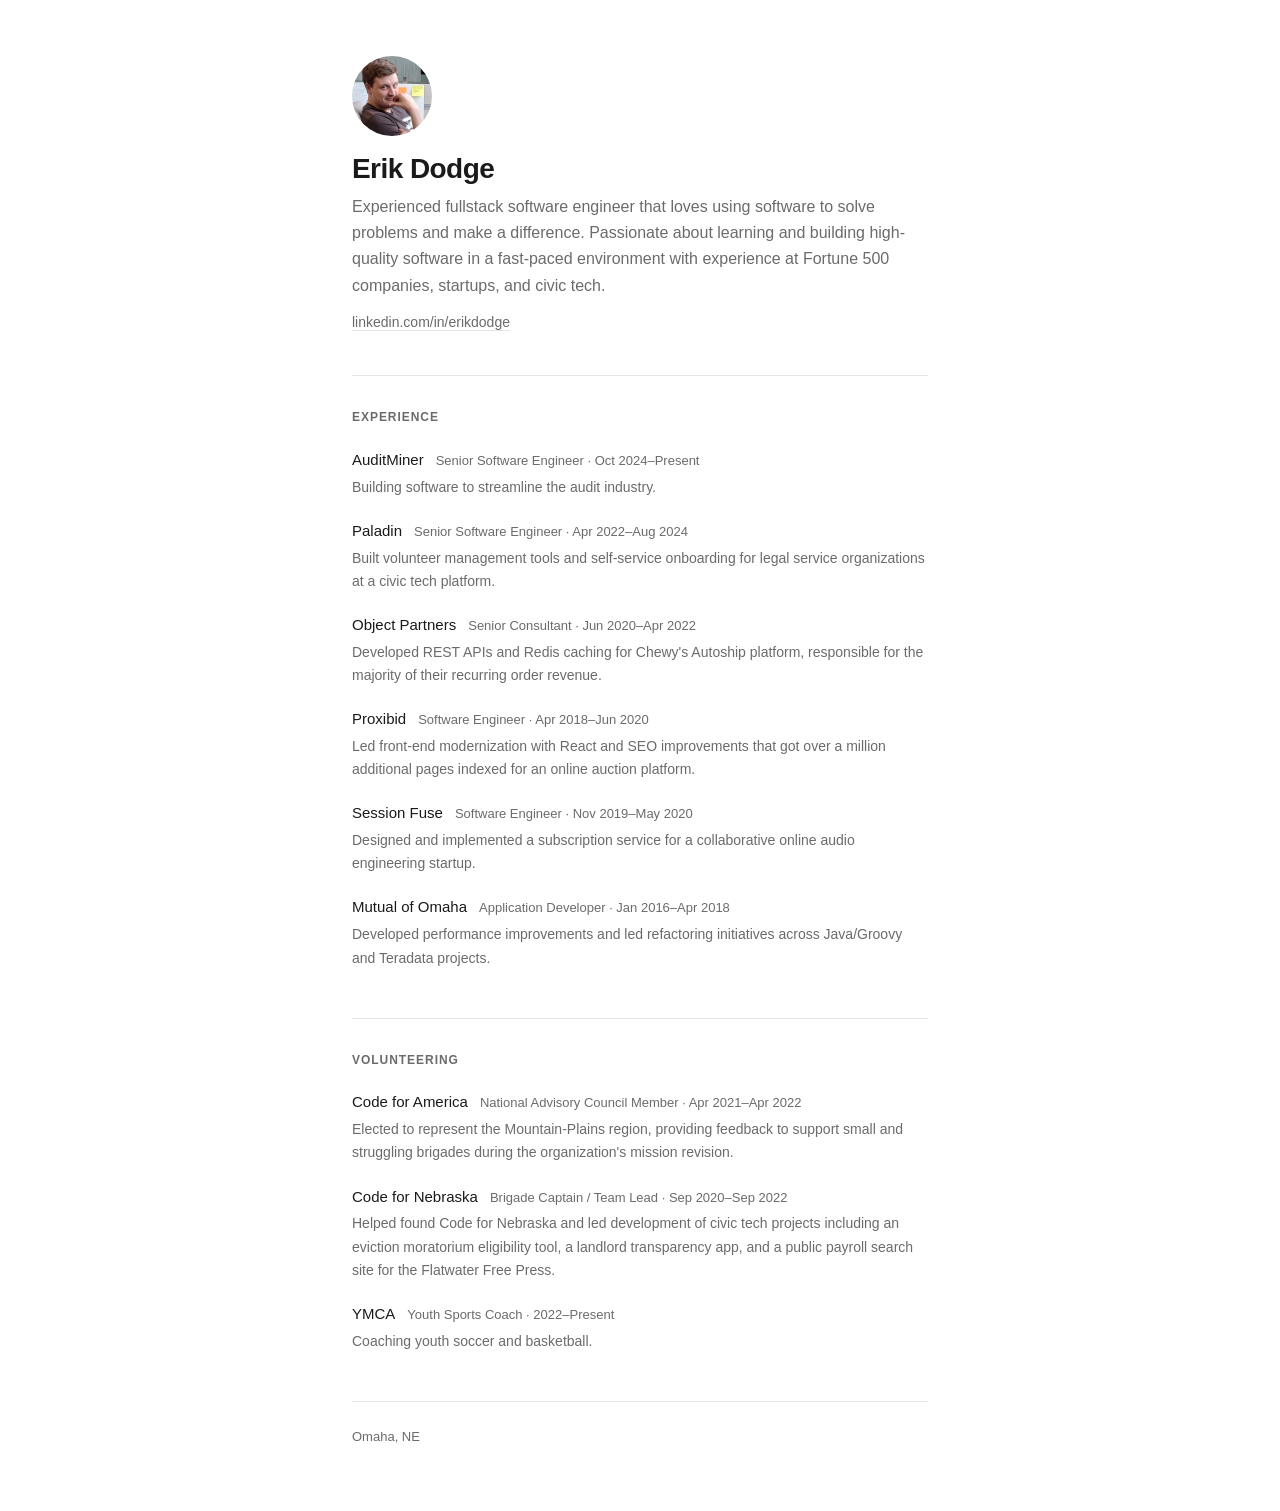
<file: index.html>
<!DOCTYPE html>
<html lang="en">
<head>
  <meta charset="UTF-8">
  <meta name="viewport" content="width=device-width, initial-scale=1">
  <title>Erik Dodge</title>
  <link rel="stylesheet" href="style.css">
</head>
<body>
  <main>
    <header>
      <img class="headshot" src="erik-headshot.jfif" alt="Erik Dodge">
      <h1>Erik Dodge</h1>
      <p class="tagline">Experienced fullstack software engineer that loves using software to solve problems and make a difference. Passionate about learning and building high-quality software in a fast-paced environment with experience at Fortune 500 companies, startups, and civic tech.</p>
      <a class="linkedin" href="https://linkedin.com/in/erikdodge">linkedin.com/in/erikdodge</a>
    </header>

    <section class="experience">
      <h2>Experience</h2>
      <ul class="experience-list">
        <li>
          <div class="exp-header">
            <span class="exp-company">AuditMiner</span>
            <span class="exp-meta">Senior Software Engineer · Oct 2024–Present</span>
          </div>
          <p class="exp-desc">Building software to streamline the audit industry.</p>
        </li>
        <li>
          <div class="exp-header">
            <span class="exp-company">Paladin</span>
            <span class="exp-meta">Senior Software Engineer · Apr 2022–Aug 2024</span>
          </div>
          <p class="exp-desc">Built volunteer management tools and self-service onboarding for legal service organizations at a civic tech platform.</p>
        </li>
        <li>
          <div class="exp-header">
            <span class="exp-company">Object Partners</span>
            <span class="exp-meta">Senior Consultant · Jun 2020–Apr 2022</span>
          </div>
          <p class="exp-desc">Developed REST APIs and Redis caching for Chewy's Autoship platform, responsible for the majority of their recurring order revenue.</p>
        </li>
        <li>
          <div class="exp-header">
            <span class="exp-company">Proxibid</span>
            <span class="exp-meta">Software Engineer · Apr 2018–Jun 2020</span>
          </div>
          <p class="exp-desc">Led front-end modernization with React and SEO improvements that got over a million additional pages indexed for an online auction platform.</p>
        </li>
        <li>
          <div class="exp-header">
            <span class="exp-company">Session Fuse</span>
            <span class="exp-meta">Software Engineer · Nov 2019–May 2020</span>
          </div>
          <p class="exp-desc">Designed and implemented a subscription service for a collaborative online audio engineering startup.</p>
        </li>
        <li>
          <div class="exp-header">
            <span class="exp-company">Mutual of Omaha</span>
            <span class="exp-meta">Application Developer · Jan 2016–Apr 2018</span>
          </div>
          <p class="exp-desc">Developed performance improvements and led refactoring initiatives across Java/Groovy and Teradata projects.</p>
        </li>
      </ul>
    </section>

    <section class="experience">
      <h2>Volunteering</h2>
      <ul class="experience-list">
        <li>
          <div class="exp-header">
            <span class="exp-company">Code for America</span>
            <span class="exp-meta">National Advisory Council Member · Apr 2021–Apr 2022</span>
          </div>
          <p class="exp-desc">Elected to represent the Mountain-Plains region, providing feedback to support small and struggling brigades during the organization's mission revision.</p>
        </li>
        <li>
          <div class="exp-header">
            <span class="exp-company">Code for Nebraska</span>
            <span class="exp-meta">Brigade Captain / Team Lead · Sep 2020–Sep 2022</span>
          </div>
          <p class="exp-desc">Helped found Code for Nebraska and led development of civic tech projects including an eviction moratorium eligibility tool, a landlord transparency app, and a public payroll search site for the Flatwater Free Press.</p>
        </li>
        <li>
          <div class="exp-header">
            <span class="exp-company">YMCA</span>
            <span class="exp-meta">Youth Sports Coach · 2022–Present</span>
          </div>
          <p class="exp-desc">Coaching youth soccer and basketball.</p>
        </li>
      </ul>
    </section>

    <section class="projects" id="projects" hidden>
      <h2>Side projects</h2>
      <ul class="project-list">
        <li>
          <a href="/fitpath/">
            <span class="project-name">FitPath</span>
            <span class="project-desc">Log miles and trek virtually from Omaha to Yosemite via landmarks and national parks</span>
          </a>
        </li>
        <li>
          <a href="/family-fit/">
            <span class="project-name">Family Fit</span>
            <span class="project-desc">Our family’s healthy-living competition — log weight, exercise, and cheer each other on</span>
          </a>
        </li>
        <li>
          <a href="/picket/">
            <span class="project-name">C.A.T.E.</span>
            <span class="project-desc">Coalition Against Theatrical Excess — picketing the Omaha Playhouse this weekend</span>
          </a>
        </li>
        <li>
          <a href="https://www.resellstack.com/">
            <span class="project-name">Flip City</span>
            <span class="project-desc">A game about the hustle of buying and reselling</span>
          </a>
        </li>
      </ul>
    </section>

    <footer>
      <p>Omaha, NE</p>
    </footer>
  </main>

  <div id="easter-egg" aria-hidden="true">
    <span>🎉 erik does indeed rulez 🎉</span>
  </div>

  <script>
    const sequences = [
      ['e','r','i','k','r','u','l','e','z'],
      ['ArrowUp','ArrowUp','ArrowDown','ArrowDown','ArrowLeft','ArrowRight','ArrowLeft','ArrowRight','b','a']
    ];
    const maxLen = Math.max(...sequences.map(s => s.length));
    let buffer = [];

    document.addEventListener('keydown', (e) => {
      buffer.push(e.key);
      if (buffer.length > maxLen) buffer.shift();

      const matched = sequences.some(seq =>
        buffer.length >= seq.length &&
        buffer.slice(-seq.length).every((k, i) => k === seq[i])
      );
      if (!matched) return;
      buffer = [];

      const overlay = document.getElementById('easter-egg');
      const projects = document.getElementById('projects');

      overlay.classList.add('active');
      setTimeout(() => {
        overlay.classList.remove('active');
        projects.hidden = false;
        projects.classList.add('reveal');
        projects.scrollIntoView({ behavior: 'smooth', block: 'start' });
      }, 1800);
    });
  </script>
</body>
</html>
</file>
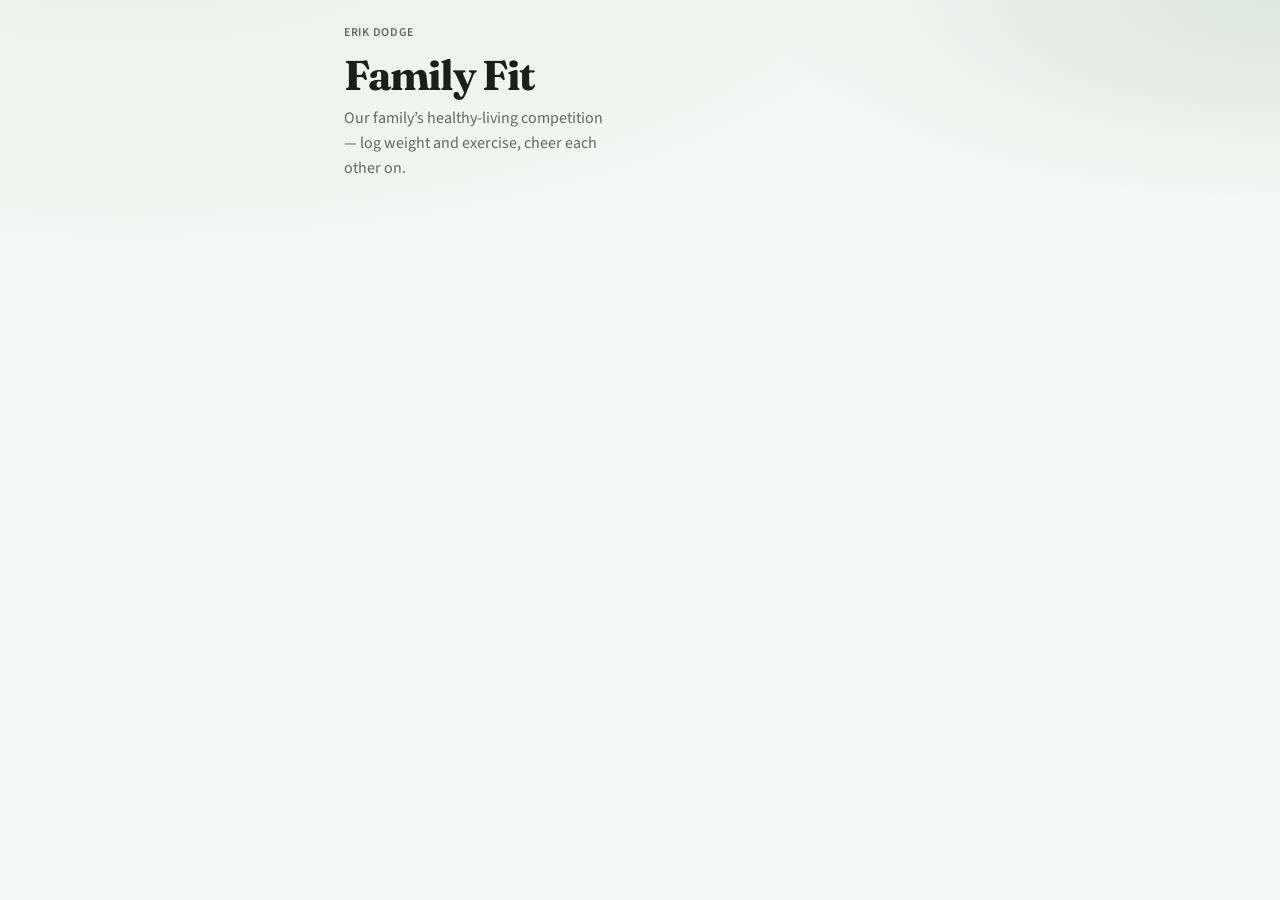
<file: family-fit/index.html>
<!DOCTYPE html>
<html lang="en">
<head>
  <meta charset="UTF-8">
  <meta name="viewport" content="width=device-width, initial-scale=1, viewport-fit=cover">
  <meta name="theme-color" content="#2a6f4e" media="(prefers-color-scheme: light)">
  <meta name="theme-color" content="#0f1a14" media="(prefers-color-scheme: dark)">
  <meta name="description" content="Family Fit — our family’s healthy-living competition. Log weight and exercise, cheer each other on.">
  <meta name="robots" content="noindex, nofollow">
  <meta name="googlebot" content="noindex, nofollow">
  <meta name="mobile-web-app-capable" content="yes">
  <meta name="apple-mobile-web-app-capable" content="yes">
  <meta name="apple-mobile-web-app-title" content="Family Fit">
  <title>Family Fit</title>
  <link rel="manifest" href="manifest.webmanifest">
  <link rel="apple-touch-icon" href="icons/icon-192.png">
  <link rel="preconnect" href="https://fonts.googleapis.com">
  <link rel="preconnect" href="https://fonts.gstatic.com" crossorigin>
  <link href="https://fonts.googleapis.com/css2?family=Fraunces:opsz,wght@9..144,600;9..144,700&family=Source+Sans+3:wght@400;500;600;700&display=swap" rel="stylesheet">
  <link rel="stylesheet" href="style.css">
</head>
<body>
  <div class="atmosphere" aria-hidden="true"></div>
  <main class="page">
    <header class="app-header">
      <p class="eyebrow">Erik Dodge</p>
      <h1>Family Fit</h1>
      <p class="lede">Our family’s healthy-living competition — log weight and exercise, cheer each other on.</p>
    </header>

    <section id="setup-banner" class="banner" hidden>
      <h2>Setup needed</h2>
      <p>Supabase URL and anon key are not configured yet. See <code>family-fit/README.md</code> — captain fills <code>config.js</code> after creating the project.</p>
    </section>

    <section id="auth-panel" class="panel auth-panel" hidden>
      <h2 id="auth-heading">Welcome to the family challenge</h2>
      <p id="auth-welcome" class="auth-welcome">Sign in with email and password, or create an account with the family invite code from the captain.</p>
      <div id="auth-mode-group" class="auth-mode" role="group" aria-label="Account mode">
        <button type="button" class="auth-mode__btn is-active" id="auth-mode-signin" data-auth-mode="signin" aria-pressed="true">Sign in</button>
        <button type="button" class="auth-mode__btn" id="auth-mode-signup" data-auth-mode="signup" aria-pressed="false">Create account</button>
      </div>
      <form id="sign-in-form" class="stack form-card">
        <label id="auth-email-field">
          Email
          <input type="email" name="email" required autocomplete="username" inputmode="email" enterkeyhint="next">
        </label>
        <label id="auth-password-field">
          Password
          <input type="password" name="password" required autocomplete="current-password" minlength="6" enterkeyhint="go">
        </label>
        <label id="confirm-password-field" hidden>
          Confirm password
          <input type="password" name="confirm_password" autocomplete="new-password" minlength="6" enterkeyhint="go">
        </label>
        <label id="invite-code-field" hidden>
          Family invite code
          <input type="text" name="invite_code" autocomplete="off" spellcheck="false" enterkeyhint="go" autocapitalize="off">
        </label>
        <button type="submit" class="btn-primary btn-block" id="auth-submit-btn">Sign in</button>
      </form>
      <form id="recovery-form" class="stack form-card" hidden>
        <label>
          New password
          <input type="password" name="new_password" required autocomplete="new-password" minlength="6" enterkeyhint="next">
        </label>
        <label>
          Confirm new password
          <input type="password" name="confirm_new_password" required autocomplete="new-password" minlength="6" enterkeyhint="go">
        </label>
        <button type="submit" class="btn-primary btn-block" id="recovery-submit-btn">Save new password</button>
      </form>
      <p id="auth-forgot-wrap" class="auth-reset-hint">
        <button type="button" class="btn-link" id="forgot-password-btn">Forgot password?</button>
      </p>
      <p id="auth-hint" class="auth-reset-hint" hidden></p>
      <p id="auth-error" class="error" role="alert" hidden></p>
      <p id="auth-notice" class="auth-notice" role="status" hidden></p>
    </section>

    <section id="app-panel" hidden>
      <div class="toolbar">
        <div class="toolbar-identity">
          <div class="whoami-row">
            <div id="whoami-avatar" class="avatar avatar--toolbar" aria-hidden="true">
              <span class="avatar__initials" id="whoami-initials"></span>
              <img class="avatar__img" id="whoami-avatar-img" alt="" hidden>
            </div>
            <p id="whoami" class="whoami"></p>
          </div>
          <button type="button" id="edit-name-btn" class="btn-link" aria-expanded="false" aria-controls="profile-editor">Edit profile</button>
        </div>
      </div>

      <div id="profile-editor" class="profile-editor" hidden>
        <form id="profile-form" class="stack form-card">
          <div class="profile-avatar-editor">
            <div id="profile-avatar-preview" class="avatar avatar--profile" aria-hidden="true">
              <span class="avatar__initials" id="profile-avatar-initials"></span>
              <img class="avatar__img" id="profile-avatar-img" alt="" hidden>
            </div>
            <div class="profile-avatar-actions">
              <label class="btn-quiet profile-avatar-upload">
                <input type="file" id="avatar-file-input" accept="image/jpeg,image/png,image/webp" hidden>
                Change photo
              </label>
              <button type="button" id="avatar-remove-btn" class="btn-quiet profile-avatar-remove" hidden>Remove photo</button>
              <p id="avatar-error" class="error profile-avatar-error" role="alert" hidden></p>
              <p class="hint profile-avatar-hint">JPEG, PNG, or WebP · max 5 MB · resized to 512 px</p>
            </div>
          </div>
          <label>
            Display name
            <input type="text" name="display_name" required maxlength="40" autocomplete="nickname" enterkeyhint="done">
          </label>
          <button type="submit" class="btn-primary">Save</button>
        </form>
        <div class="profile-account-actions">
          <button type="button" id="sign-out-btn" class="btn-quiet">Sign out</button>
        </div>
      </div>

      <section class="panel progress-section" id="progress-section" aria-labelledby="progress-heading">
        <div class="section-head">
          <h2 id="progress-heading">Your progress</h2>
          <p class="hint" id="progress-window-hint">Last 30 days — start to latest, total change, and exercise.</p>
        </div>
        <div class="board-window" role="group" aria-label="History window">
          <button type="button" class="board-window__btn" data-window="7" aria-pressed="false">7 days</button>
          <button type="button" class="board-window__btn is-active" data-window="30" aria-pressed="true">30 days</button>
          <button type="button" class="board-window__btn" data-window="90" aria-pressed="false">90 days</button>
          <button type="button" class="board-window__btn" data-window="all" aria-pressed="false">All time</button>
        </div>
        <div id="personal-progress" class="personal-progress" aria-live="polite">
          <p class="muted">Loading…</p>
        </div>
      </section>

      <section class="panel" id="board-section">
        <div class="section-head">
          <h2>Competition board</h2>
          <p class="hint" id="board-window-hint">Last 30 days — latest weigh-ins and exercise minutes.</p>
        </div>
        <div class="board-sort" role="group" aria-label="Sort competition board">
          <button type="button" class="board-sort__btn" id="sort-exercise-btn" data-sort="exercise" aria-pressed="true">By exercise</button>
          <button type="button" class="board-sort__btn" id="sort-weight-btn" data-sort="weight" aria-pressed="false">By weight change</button>
        </div>
        <p id="board-sort-status" class="board-sort-status" aria-live="polite">Sorted by exercise</p>
        <div id="board-error" class="error" role="alert" hidden></div>
        <div id="leaderboard" class="leaderboard" aria-live="polite">
          <p class="muted">Loading…</p>
        </div>
      </section>

      <section class="panel" id="log-section">
        <div class="section-head">
          <h2>Log today</h2>
          <p class="hint">Tap below or use the action bar to add a weigh-in or workout. Edit your own from Recent entries.</p>
        </div>

        <div class="log-segment" role="tablist" aria-label="What to log">
          <button type="button" class="log-segment__btn" id="open-weight-btn" role="tab" aria-selected="false" aria-controls="weight-panel">Log weight</button>
          <button type="button" class="log-segment__btn" id="open-exercise-btn" role="tab" aria-selected="false" aria-controls="exercise-panel">Log exercise</button>
        </div>

        <div id="weight-panel" class="log-panel" role="tabpanel" hidden>
          <form id="weight-form" class="stack form-card">
            <div class="row">
              <label>
                Weight (lbs)
                <input type="number" name="weight_lbs" required min="1" max="999" step="0.1" inputmode="decimal" enterkeyhint="next">
              </label>
              <label>
                Date
                <input type="date" name="recorded_on" required>
              </label>
            </div>
            <label>
              Note <span class="optional">(optional)</span>
              <input type="text" name="note" maxlength="120" enterkeyhint="done">
            </label>
            <div class="form-actions">
              <button type="submit" class="btn-primary btn-block">Add weigh-in</button>
              <button type="button" class="btn-quiet cancel-log-btn" data-close="weight">Cancel</button>
            </div>
          </form>
        </div>

        <div id="exercise-panel" class="log-panel" role="tabpanel" hidden>
          <form id="exercise-form" class="stack form-card">
            <div class="row">
              <label>
                Activity
                <input type="text" name="activity" required maxlength="80" placeholder="Walk, bike, gym…" enterkeyhint="next">
              </label>
              <label class="label-narrow">
                Minutes
                <input type="number" name="duration_minutes" required min="1" max="1440" step="1" inputmode="numeric" enterkeyhint="next">
              </label>
            </div>
            <label>
              Date
              <input type="date" name="recorded_on" required>
            </label>
            <label>
              Note <span class="optional">(optional)</span>
              <input type="text" name="note" maxlength="120" enterkeyhint="done">
            </label>
            <div class="form-actions">
              <button type="submit" class="btn-primary btn-block">Add exercise</button>
              <button type="button" class="btn-quiet cancel-log-btn" data-close="exercise">Cancel</button>
            </div>
          </form>
        </div>
      </section>

      <section class="panel" id="entries-section">
        <div class="section-head">
          <h2 id="entries-heading">Recent entries</h2>
          <p class="hint">Family weigh-ins and workouts — leave a note or a quick reaction. Edit or delete your own.</p>
        </div>
        <div id="recent-entries" class="entries" aria-labelledby="entries-heading">
          <p class="muted">Loading…</p>
        </div>
      </section>

      <nav id="log-dock" class="log-dock" aria-label="Quick log actions">
        <button type="button" class="log-dock__btn" id="dock-weight-btn">Log weight</button>
        <button type="button" class="log-dock__btn" id="dock-exercise-btn">Log exercise</button>
      </nav>
    </section>

    <div id="form-status" class="toast" role="status" aria-live="polite" hidden></div>
  </main>

  <script src="config.js"></script>
  <script type="module" src="app.js"></script>
</body>
</html>
</file>
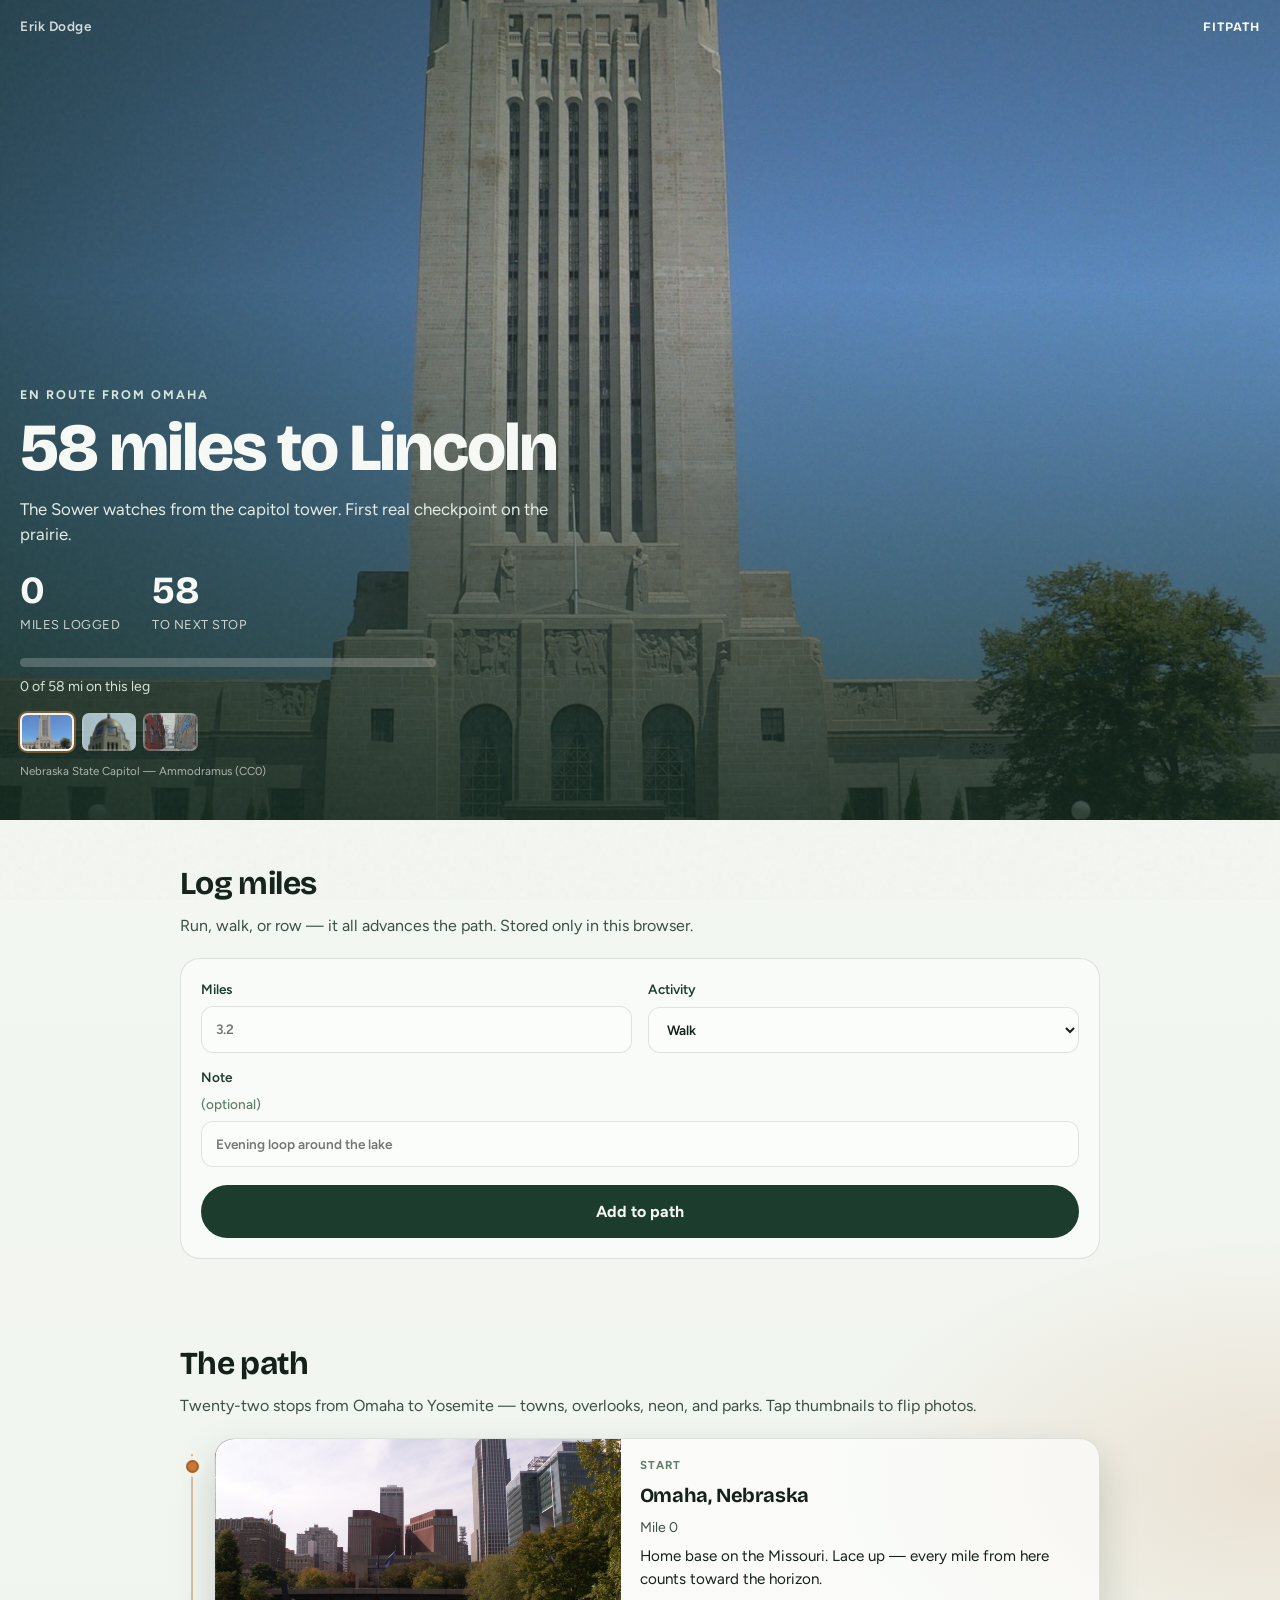
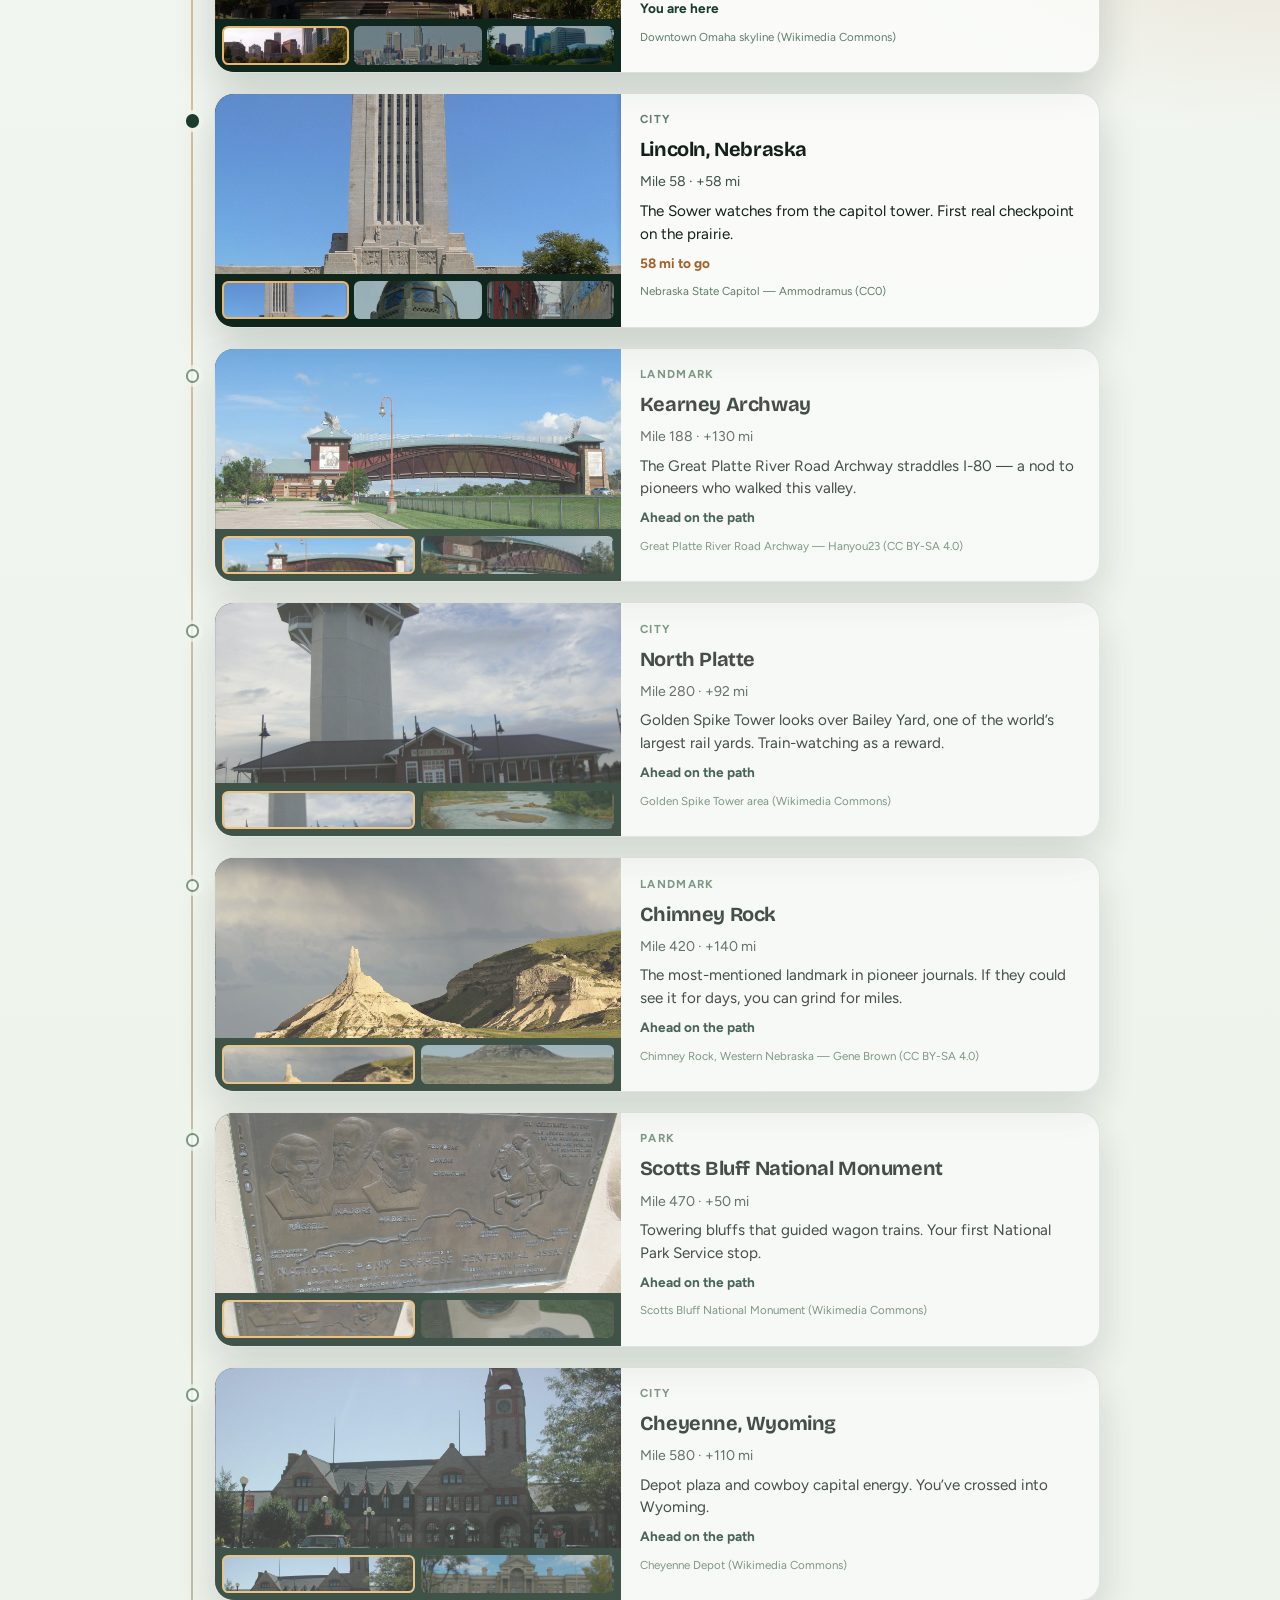
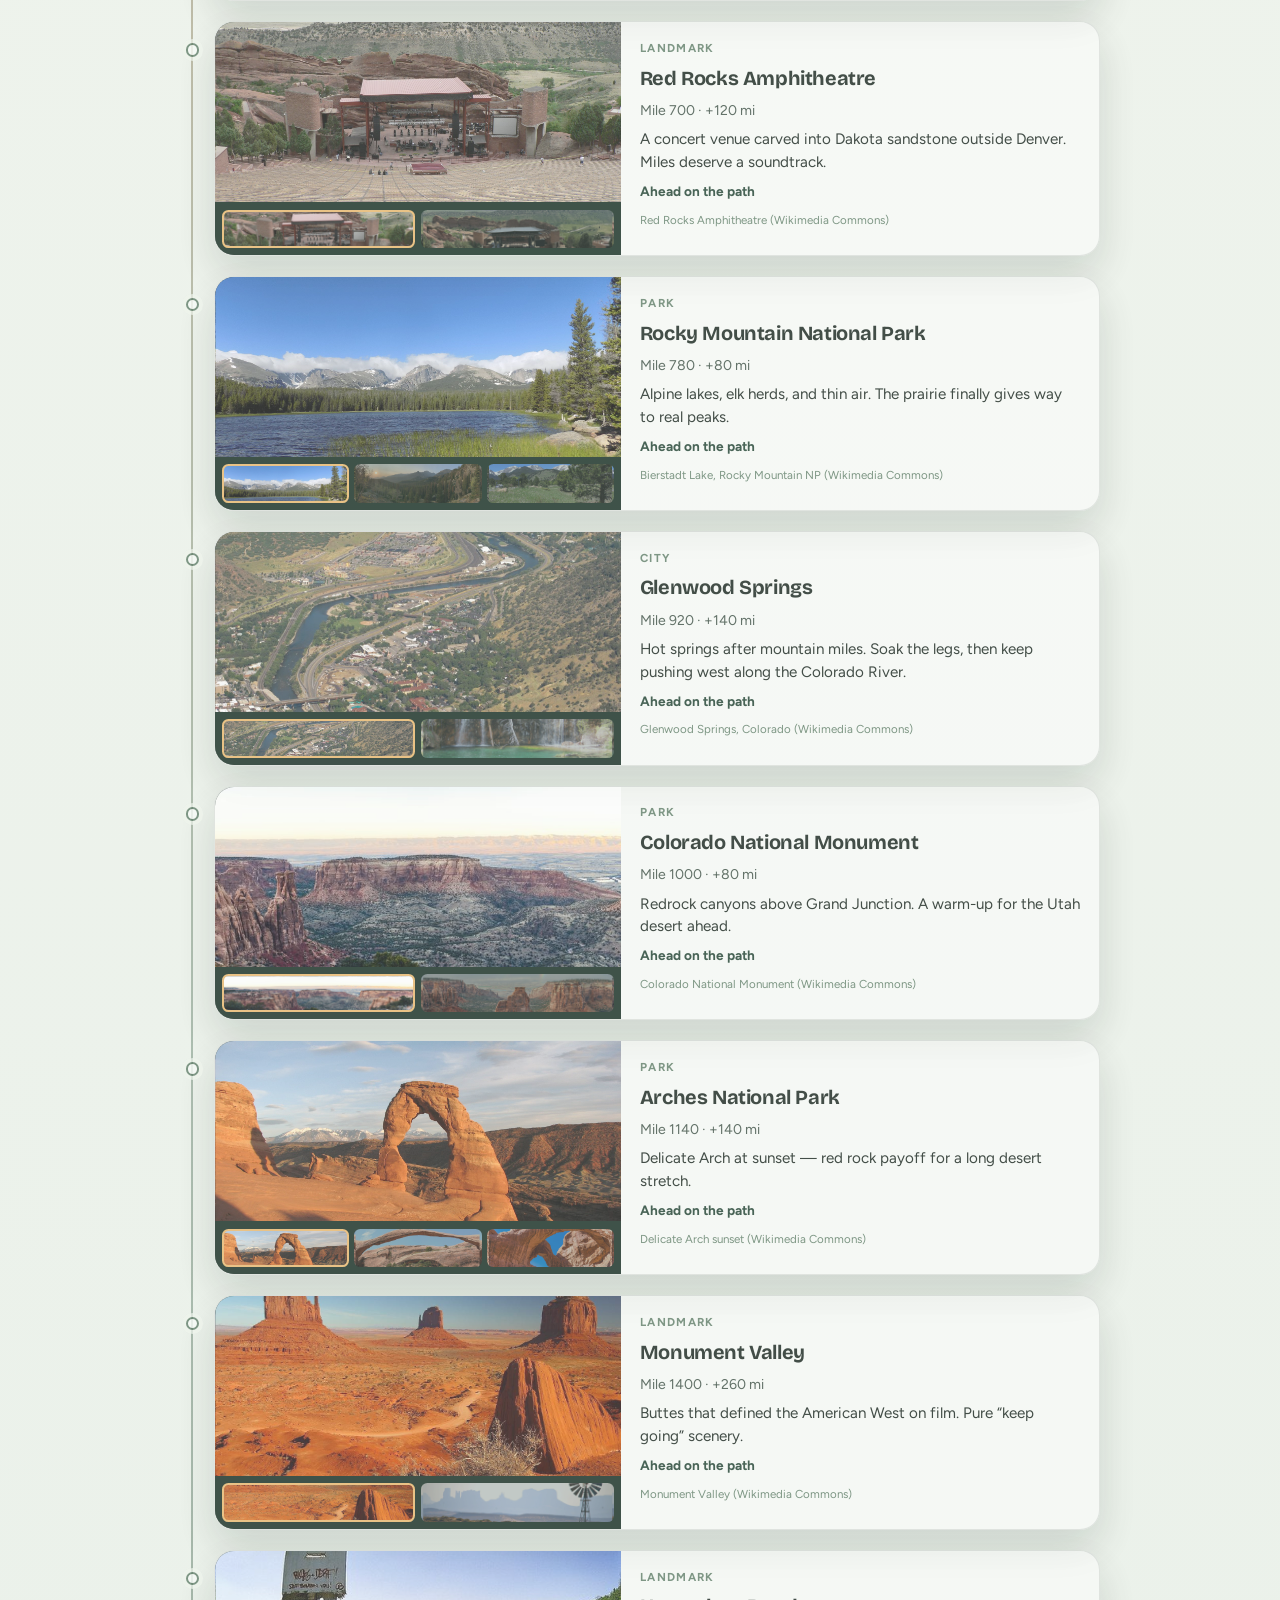
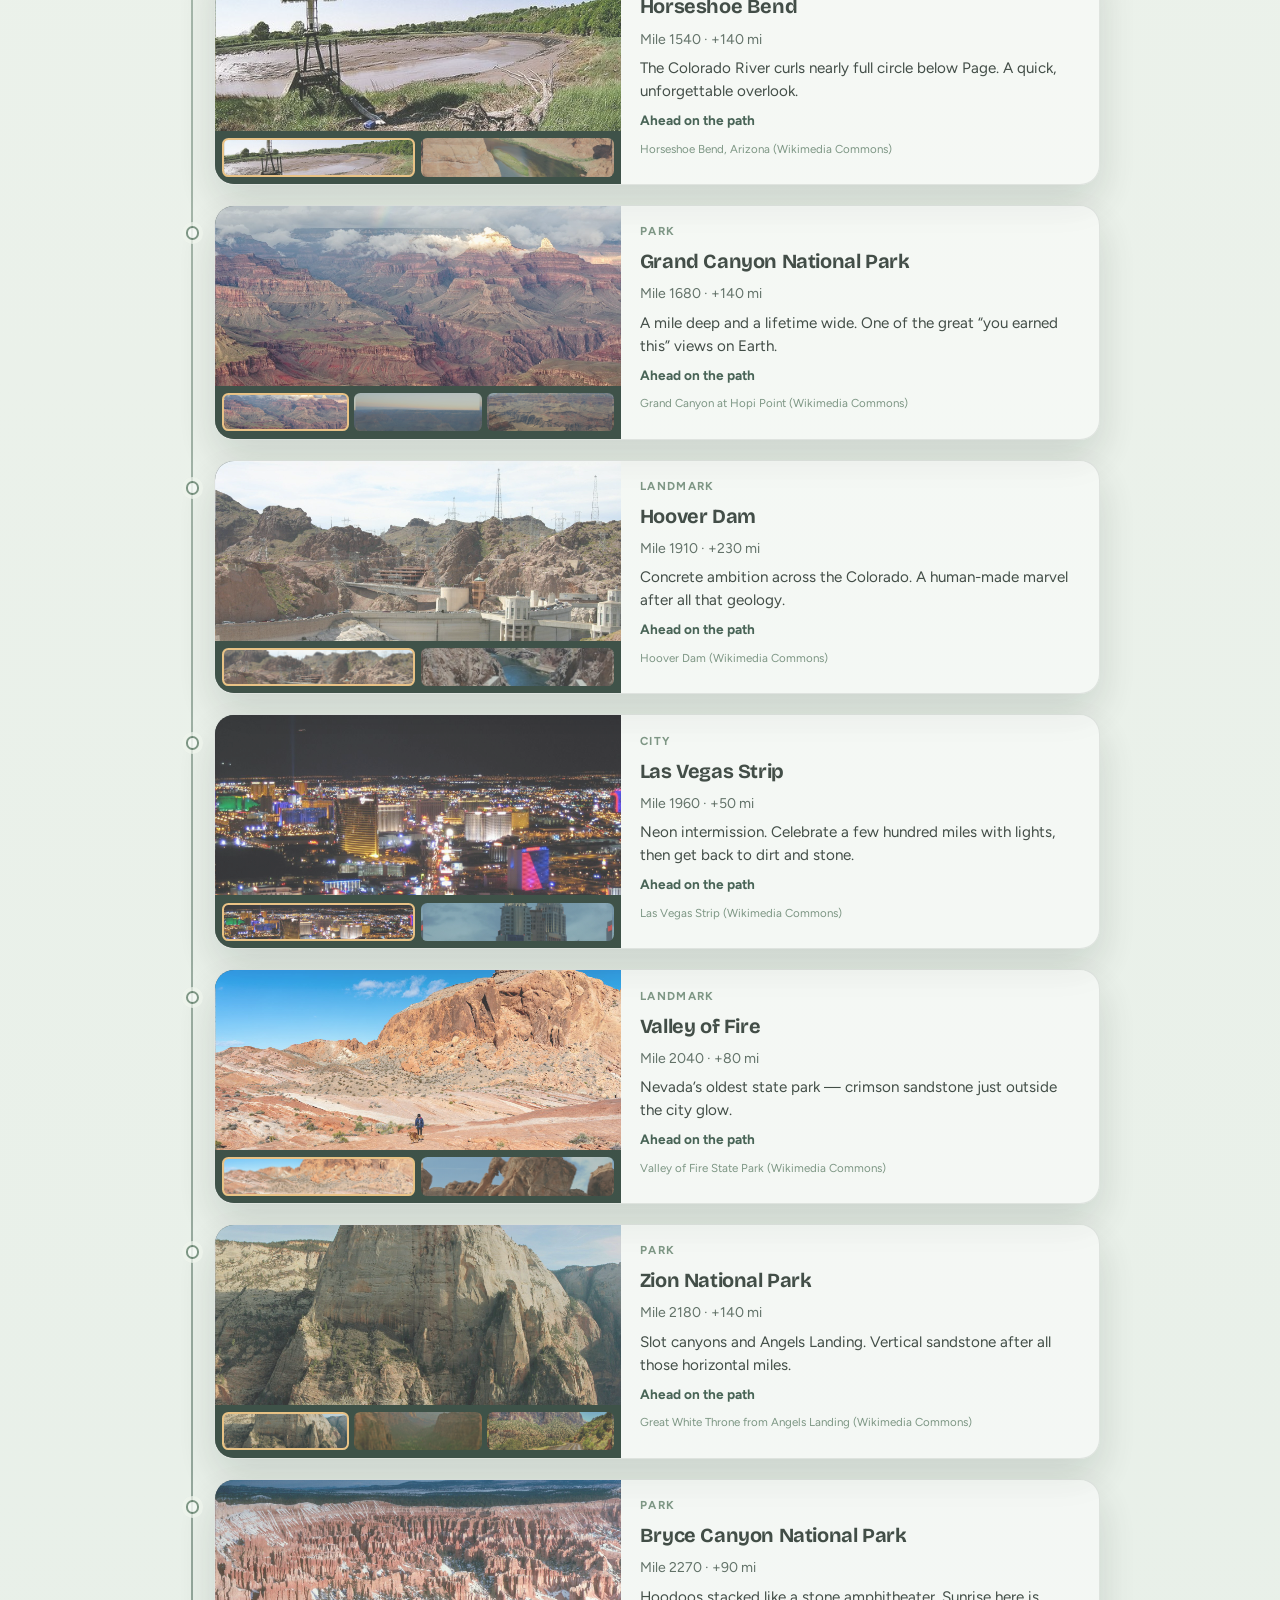
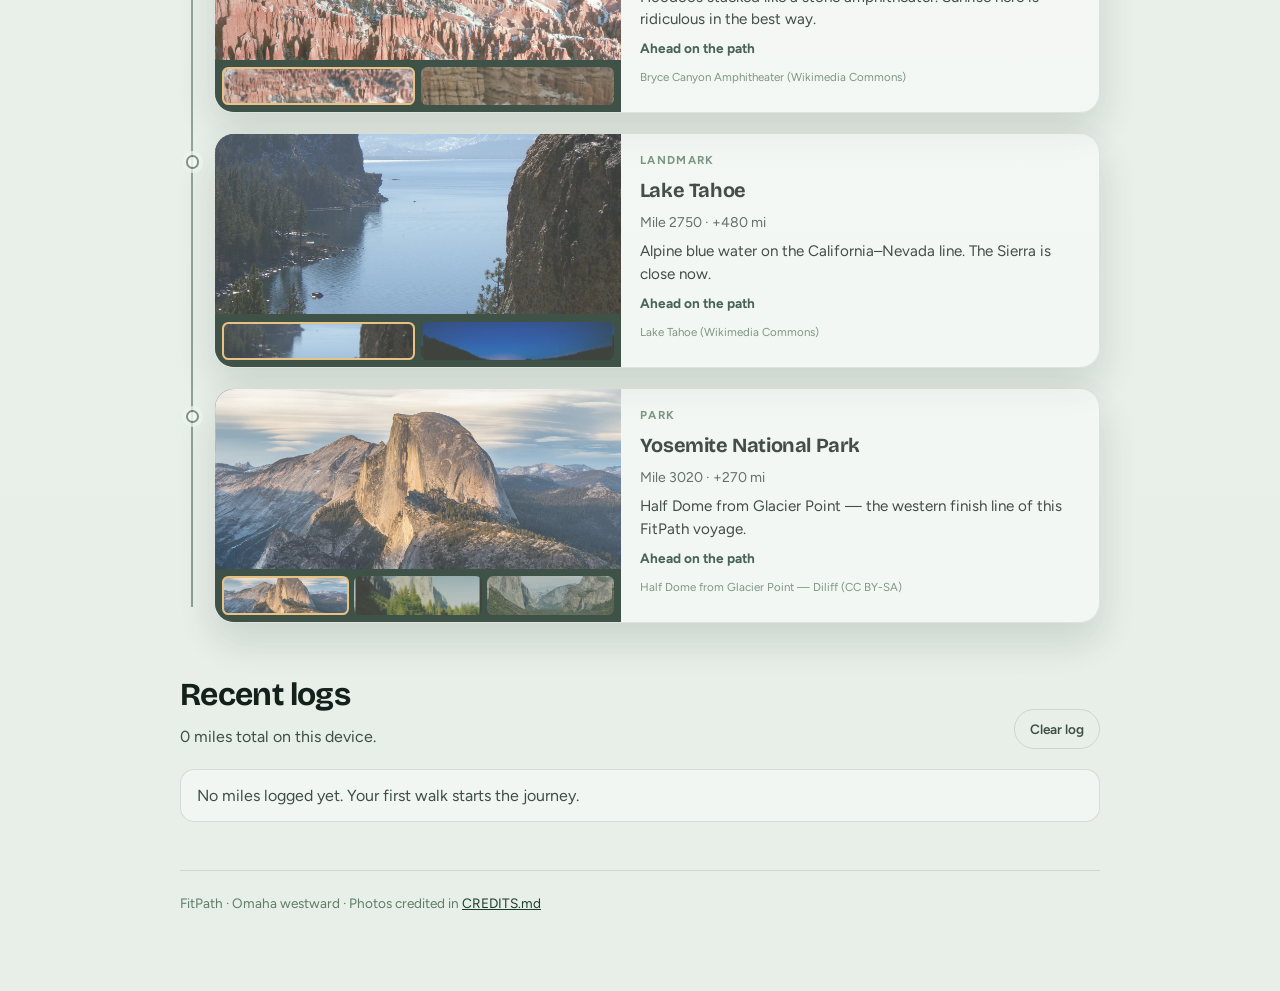
<file: fitpath/index.html>
<!DOCTYPE html>
<html lang="en">
<head>
  <meta charset="UTF-8">
  <meta name="viewport" content="width=device-width, initial-scale=1">
  <meta name="description" content="FitPath — turn every run and walk into miles on a journey from Omaha to Yosemite.">
  <meta name="robots" content="noindex, nofollow">
  <meta name="theme-color" content="#1c3d2e">
  <title>FitPath</title>
  <link rel="preconnect" href="https://fonts.googleapis.com">
  <link rel="preconnect" href="https://fonts.gstatic.com" crossorigin>
  <link href="https://fonts.googleapis.com/css2?family=Bricolage+Grotesque:opsz,wght@12..96,600;12..96,700;12..96,800&family=Figtree:wght@400;500;600;700&display=swap" rel="stylesheet">
  <link rel="stylesheet" href="style.css">
</head>
<body>
  <div class="grain" aria-hidden="true"></div>

  <header class="topbar">
    <a class="home-link" href="/">Erik Dodge</a>
    <p class="brand">FitPath</p>
  </header>

  <section class="hero" aria-label="Current destination">
    <div id="hero-media" class="hero-media" role="img" aria-label="Photo of the next destination"></div>
    <div class="hero-veil" aria-hidden="true"></div>
    <div class="hero-copy">
      <p id="status-eyebrow" class="eyebrow">Loading path</p>
      <h1 id="status-title">FitPath</h1>
      <p id="status-lede" class="lede">Every mile you log moves you west from Omaha through prairie towns, red rock, neon, and the Sierra.</p>
      <div class="hero-stats" aria-label="Mileage summary">
        <div>
          <span id="miles-done" class="stat-num">0</span>
          <span class="stat-label">miles logged</span>
        </div>
        <div>
          <span id="miles-next" class="stat-num">—</span>
          <span class="stat-label">to next stop</span>
        </div>
      </div>
      <div class="progress-wrap" aria-live="polite">
        <div class="progress-track">
          <div id="progress-fill" class="progress-fill"></div>
        </div>
        <p id="progress-label" class="progress-label">Calculating leg…</p>
      </div>
      <div id="hero-thumbs" class="hero-thumbs" aria-label="Destination photos"></div>
      <p id="hero-credit" class="hero-credit"></p>
    </div>
  </section>

  <main class="page">
    <section class="log-section" aria-labelledby="log-heading">
      <div class="section-head">
        <h2 id="log-heading">Log miles</h2>
        <p>Run, walk, or row — it all advances the path. Stored only in this browser.</p>
      </div>
      <form id="log-form" class="log-form">
        <label>
          Miles
          <input id="miles-input" name="miles" type="number" min="0.1" step="0.1" inputmode="decimal" required placeholder="3.2">
        </label>
        <label>
          Activity
          <select id="activity-select" name="activity">
            <option value="run">Run</option>
            <option value="walk" selected>Walk</option>
            <option value="row">Row</option>
            <option value="other">Other</option>
          </select>
        </label>
        <label class="note-field">
          Note <span class="optional">(optional)</span>
          <input id="note-input" name="note" type="text" maxlength="120" placeholder="Evening loop around the lake">
        </label>
        <button type="submit" class="btn-primary">Add to path</button>
      </form>
      <p id="log-feedback" class="feedback" role="status" aria-live="polite"></p>
    </section>

    <section class="trail-section" aria-labelledby="trail-heading">
      <div class="section-head">
        <h2 id="trail-heading">The path</h2>
        <p>Twenty-two stops from Omaha to Yosemite — towns, overlooks, neon, and parks. Tap thumbnails to flip photos.</p>
      </div>
      <ol id="trail" class="trail"></ol>
    </section>

    <section class="history-section" aria-labelledby="history-heading">
      <div class="section-head row">
        <div>
          <h2 id="history-heading">Recent logs</h2>
          <p><span id="total-stat">0</span> miles total on this device.</p>
        </div>
        <button type="button" id="clear-history" class="btn-ghost">Clear log</button>
      </div>
      <ul id="history-list" class="history-list"></ul>
    </section>

    <footer class="site-footer">
      <p>FitPath · Omaha westward · Photos credited in <a href="CREDITS.md">CREDITS.md</a></p>
    </footer>
  </main>

  <script src="route.js"></script>
  <script src="app.js"></script>
</body>
</html>
</file>
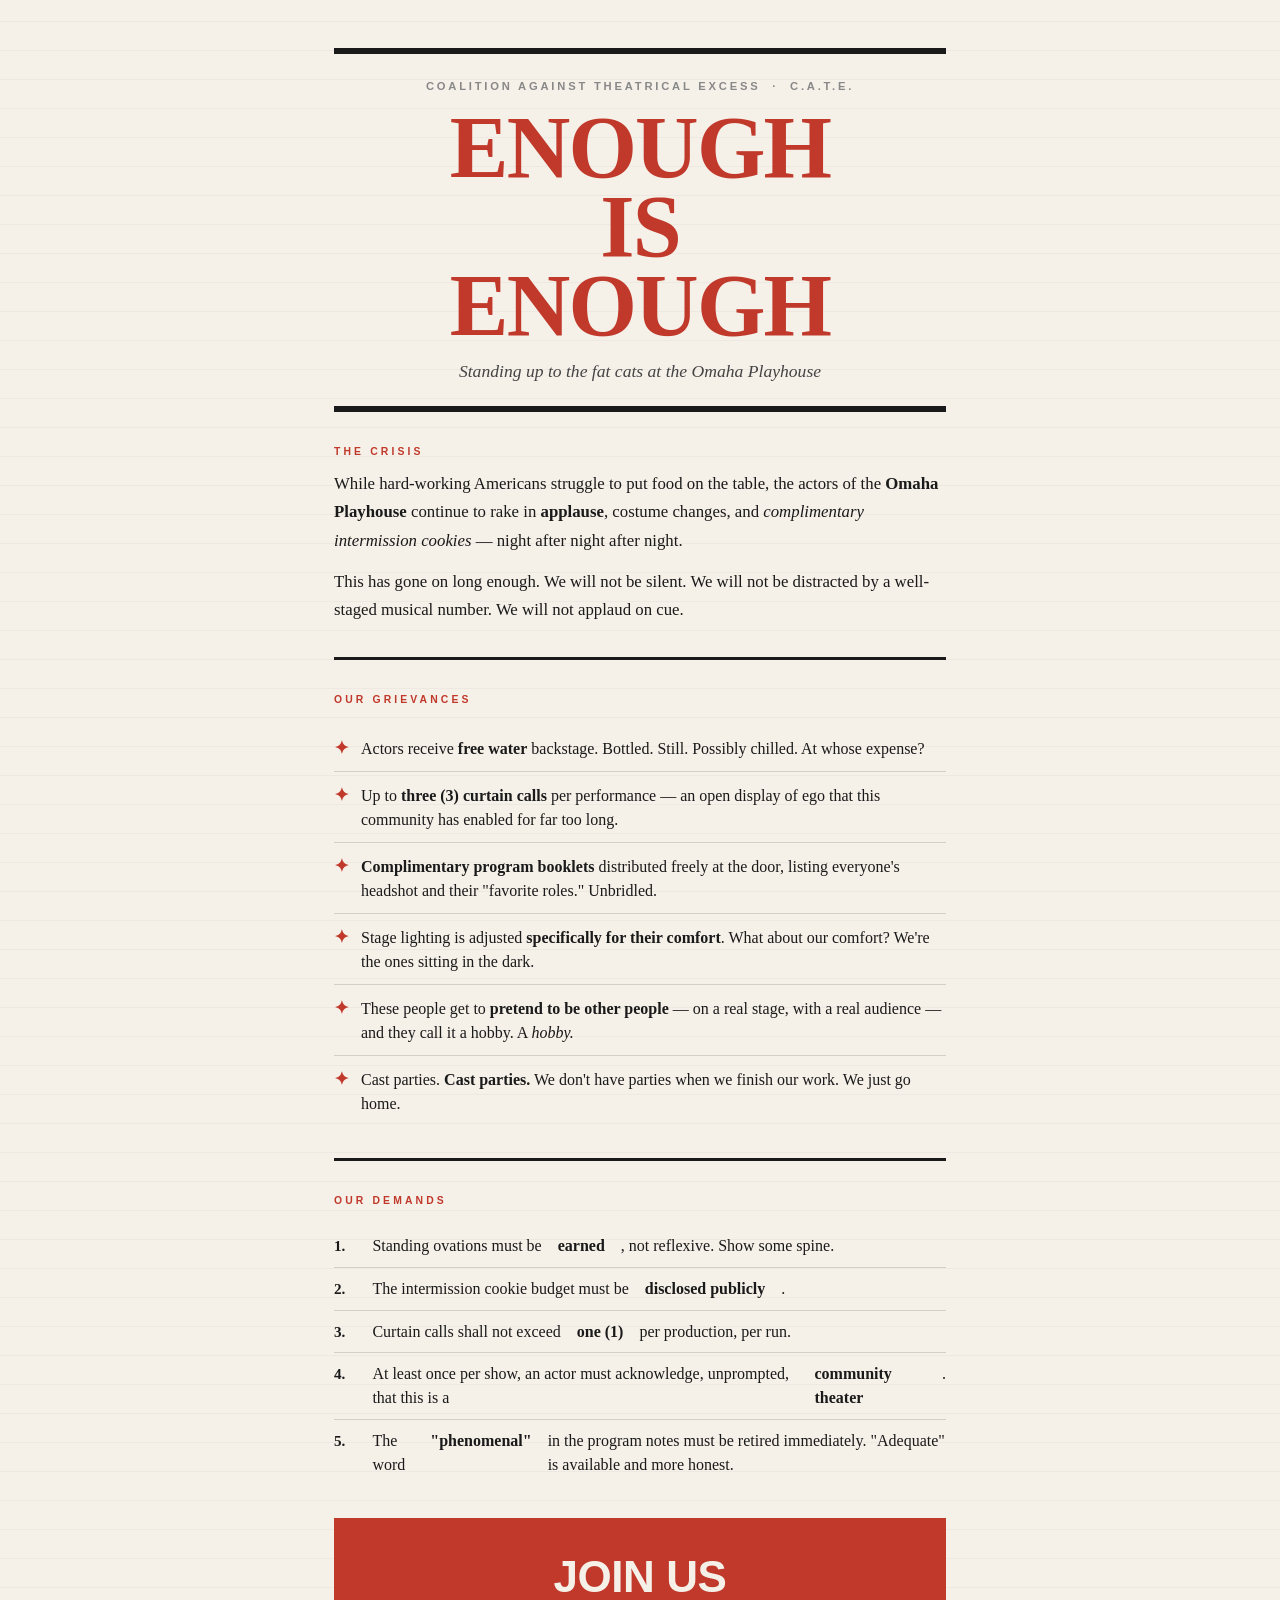
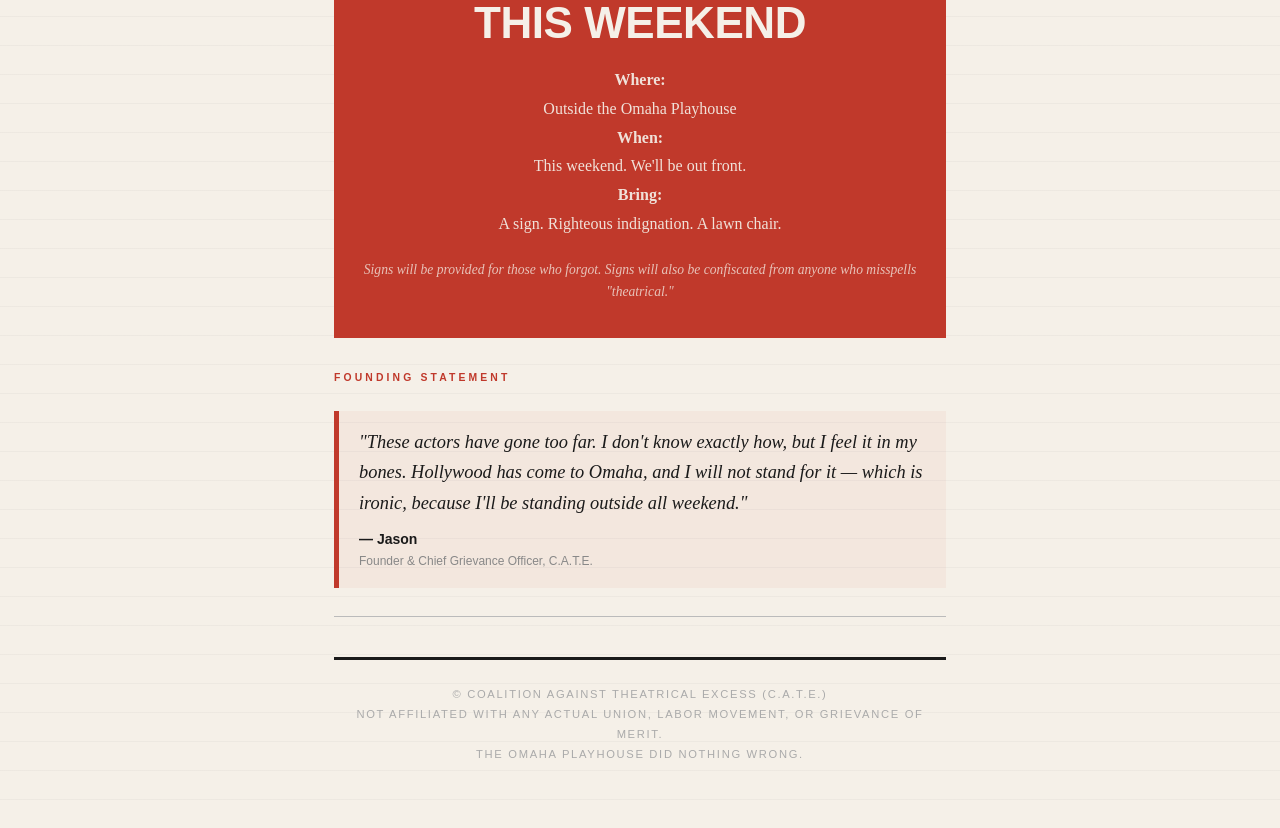
<file: picket/index.html>
<!DOCTYPE html>
<html lang="en">
<head>
  <meta charset="UTF-8">
  <meta name="viewport" content="width=device-width, initial-scale=1.0">
  <title>ENOUGH IS ENOUGH — C.A.T.E.</title>
  <style>
    *, *::before, *::after { box-sizing: border-box; margin: 0; padding: 0; }

    body {
      background-color: #f5f0e8;
      background-image:
        repeating-linear-gradient(
          0deg,
          transparent,
          transparent 28px,
          rgba(0,0,0,0.03) 28px,
          rgba(0,0,0,0.03) 29px
        );
      color: #1a1a1a;
      font-family: 'Georgia', 'Times New Roman', serif;
      line-height: 1.6;
      min-height: 100vh;
    }

    .page {
      max-width: 660px;
      margin: 0 auto;
      padding: 3rem 1.5rem 4rem;
    }

    /* ── MASTHEAD ── */
    .masthead {
      text-align: center;
      border-top: 6px solid #1a1a1a;
      border-bottom: 6px solid #1a1a1a;
      padding: 1.5rem 0 1.25rem;
      margin-bottom: 2rem;
    }

    .org-name {
      font-family: -apple-system, BlinkMacSystemFont, 'Segoe UI', sans-serif;
      font-size: 0.7rem;
      font-weight: 700;
      letter-spacing: 0.25em;
      text-transform: uppercase;
      color: #888;
      margin-bottom: 0.75rem;
    }

    .headline {
      font-size: clamp(3.5rem, 12vw, 5.5rem);
      font-weight: 900;
      line-height: 0.9;
      letter-spacing: -0.02em;
      text-transform: uppercase;
      color: #c0392b;
      margin-bottom: 0.75rem;
    }

    .subheadline {
      font-size: 1.1rem;
      font-style: italic;
      color: #444;
    }

    /* ── DIVIDER ── */
    .rule {
      border: none;
      border-top: 3px solid #1a1a1a;
      margin: 2rem 0;
    }

    .rule-thin {
      border: none;
      border-top: 1px solid #bbb;
      margin: 1.75rem 0;
    }

    /* ── SECTION LABELS ── */
    .section-label {
      font-family: -apple-system, BlinkMacSystemFont, 'Segoe UI', sans-serif;
      font-size: 0.65rem;
      font-weight: 700;
      letter-spacing: 0.3em;
      text-transform: uppercase;
      color: #c0392b;
      margin-bottom: 0.6rem;
    }

    /* ── BODY COPY ── */
    .body-copy {
      font-size: 1.05rem;
      line-height: 1.7;
      margin-bottom: 0.75rem;
    }

    .body-copy strong {
      font-weight: 700;
    }

    /* ── GRIEVANCES ── */
    .grievance-list {
      list-style: none;
      margin: 1rem 0;
    }

    .grievance-list li {
      display: flex;
      gap: 0.75rem;
      align-items: baseline;
      padding: 0.6rem 0;
      border-bottom: 1px solid #d5cfc5;
      font-size: 1rem;
      line-height: 1.5;
    }

    .grievance-list li:last-child {
      border-bottom: none;
    }

    .bullet {
      flex-shrink: 0;
      font-size: 1.1rem;
      color: #c0392b;
      font-weight: 900;
      margin-top: 0.05em;
    }

    /* ── DEMANDS ── */
    .demands-list {
      list-style: none;
      margin: 1rem 0;
      counter-reset: demand;
    }

    .demands-list li {
      counter-increment: demand;
      display: flex;
      gap: 1rem;
      align-items: baseline;
      padding: 0.55rem 0;
      border-bottom: 1px solid #d5cfc5;
      font-size: 1rem;
      line-height: 1.5;
    }

    .demands-list li:last-child {
      border-bottom: none;
    }

    .demands-list li::before {
      content: counter(demand) ".";
      flex-shrink: 0;
      font-weight: 900;
      font-size: 0.95rem;
      color: #1a1a1a;
      min-width: 1.4rem;
    }

    /* ── RALLY BLOCK ── */
    .rally {
      background-color: #c0392b;
      color: #f5f0e8;
      text-align: center;
      padding: 2.25rem 1.5rem;
      margin: 2rem 0;
    }

    .rally-headline {
      font-family: -apple-system, BlinkMacSystemFont, 'Segoe UI', sans-serif;
      font-size: clamp(1.75rem, 7vw, 2.75rem);
      font-weight: 900;
      letter-spacing: -0.01em;
      text-transform: uppercase;
      line-height: 1.05;
      margin-bottom: 1.25rem;
    }

    .rally-detail {
      font-size: 1rem;
      line-height: 1.8;
      opacity: 0.92;
    }

    .rally-detail strong {
      font-weight: 700;
      display: block;
    }

    .rally-note {
      margin-top: 1.25rem;
      font-size: 0.85rem;
      font-style: italic;
      opacity: 0.75;
    }

    /* ── ENDORSEMENT ── */
    .endorsement {
      border-left: 5px solid #c0392b;
      padding: 1rem 1.25rem;
      background: rgba(192, 57, 43, 0.05);
      margin: 1.5rem 0;
    }

    .quote-text {
      font-size: 1.15rem;
      font-style: italic;
      line-height: 1.65;
      margin-bottom: 0.6rem;
    }

    .quote-attribution {
      font-family: -apple-system, BlinkMacSystemFont, 'Segoe UI', sans-serif;
      font-size: 0.875rem;
      font-weight: 700;
    }

    .quote-title {
      font-family: -apple-system, BlinkMacSystemFont, 'Segoe UI', sans-serif;
      font-size: 0.75rem;
      color: #888;
      margin-top: 0.15rem;
    }

    /* ── FOOTER ── */
    footer {
      text-align: center;
      margin-top: 2.5rem;
      padding-top: 1.5rem;
      border-top: 3px solid #1a1a1a;
    }

    .footer-stamp {
      font-family: -apple-system, BlinkMacSystemFont, 'Segoe UI', sans-serif;
      font-size: 0.7rem;
      letter-spacing: 0.15em;
      text-transform: uppercase;
      color: #aaa;
      line-height: 1.8;
    }

    /* ── MOBILE ── */
    @media (max-width: 480px) {
      .page { padding: 2rem 1.25rem 3rem; }
    }
  </style>
</head>
<body>
  <div class="page">

    <!-- MASTHEAD -->
    <header class="masthead">
      <p class="org-name">Coalition Against Theatrical Excess &nbsp;·&nbsp; C.A.T.E.</p>
      <h1 class="headline">Enough<br>Is<br>Enough</h1>
      <p class="subheadline">Standing up to the fat cats at the Omaha Playhouse</p>
    </header>

    <!-- THE CRISIS -->
    <section>
      <p class="section-label">The Crisis</p>
      <p class="body-copy">While hard-working Americans struggle to put food on the table, the actors of the <strong>Omaha Playhouse</strong> continue to rake in <strong>applause</strong>, costume changes, and <em>complimentary intermission cookies</em> — night after night after night.</p>
      <p class="body-copy">This has gone on long enough. We will not be silent. We will not be distracted by a well-staged musical number. We will not applaud on cue.</p>
    </section>

    <hr class="rule">

    <!-- GRIEVANCES -->
    <section>
      <p class="section-label">Our Grievances</p>
      <ul class="grievance-list">
        <li><span class="bullet">✦</span><span>Actors receive <strong>free water</strong> backstage. Bottled. Still. Possibly chilled. At whose expense?</span></li>
        <li><span class="bullet">✦</span><span>Up to <strong>three (3) curtain calls</strong> per performance — an open display of ego that this community has enabled for far too long.</span></li>
        <li><span class="bullet">✦</span><span><strong>Complimentary program booklets</strong> distributed freely at the door, listing everyone's headshot and their "favorite roles." Unbridled.</span></li>
        <li><span class="bullet">✦</span><span>Stage lighting is adjusted <strong>specifically for their comfort</strong>. What about our comfort? We're the ones sitting in the dark.</span></li>
        <li><span class="bullet">✦</span><span>These people get to <strong>pretend to be other people</strong> — on a real stage, with a real audience — and they call it a hobby. A <em>hobby.</em></span></li>
        <li><span class="bullet">✦</span><span>Cast parties. <strong>Cast parties.</strong> We don't have parties when we finish our work. We just go home.</span></li>
      </ul>
    </section>

    <hr class="rule">

    <!-- DEMANDS -->
    <section>
      <p class="section-label">Our Demands</p>
      <ol class="demands-list">
        <li>Standing ovations must be <strong>earned</strong>, not reflexive. Show some spine.</li>
        <li>The intermission cookie budget must be <strong>disclosed publicly</strong>.</li>
        <li>Curtain calls shall not exceed <strong>one (1)</strong> per production, per run.</li>
        <li>At least once per show, an actor must acknowledge, unprompted, that this is a <strong>community theater</strong>.</li>
        <li>The word <strong>"phenomenal"</strong> in the program notes must be retired immediately. "Adequate" is available and more honest.</li>
      </ol>
    </section>

    <!-- RALLY -->
    <div class="rally">
      <p class="rally-headline">Join Us<br>This Weekend</p>
      <p class="rally-detail">
        <strong>Where:</strong> Outside the Omaha Playhouse<br>
        <strong>When:</strong> This weekend. We'll be out front.<br>
        <strong>Bring:</strong> A sign. Righteous indignation. A lawn chair.
      </p>
      <p class="rally-note">Signs will be provided for those who forgot. Signs will also be confiscated from anyone who misspells "theatrical."</p>
    </div>

    <!-- ENDORSEMENT -->
    <section>
      <p class="section-label">Founding Statement</p>
      <blockquote class="endorsement">
        <p class="quote-text">"These actors have gone too far. I don't know exactly how, but I feel it in my bones. Hollywood has come to Omaha, and I will not stand for it — which is ironic, because I'll be standing outside all weekend."</p>
        <p class="quote-attribution">— Jason</p>
        <p class="quote-title">Founder &amp; Chief Grievance Officer, C.A.T.E.</p>
      </blockquote>
    </section>

    <hr class="rule-thin">

    <!-- FOOTER -->
    <footer>
      <p class="footer-stamp">
        © Coalition Against Theatrical Excess (C.A.T.E.)<br>
        Not affiliated with any actual union, labor movement, or grievance of merit.<br>
        The Omaha Playhouse did nothing wrong.
      </p>
    </footer>

  </div>
</body>
</html>
</file>
<file: style.css>
/* ── Color tokens ── */
:root {
  --bg: #ffffff;
  --text: #1a1a1a;
  --muted: #6b6b6b;
  --divider: #e5e5e5;
  --link: #1a1a1a;
  --link-hover: #444444;
}

@media (prefers-color-scheme: dark) {
  :root {
    --bg: #141414;
    --text: #e8e8e8;
    --muted: #888888;
    --divider: #2e2e2e;
    --link: #e8e8e8;
    --link-hover: #aaaaaa;
  }
}

/* ── Reset ── */
*, *::before, *::after {
  box-sizing: border-box;
  margin: 0;
  padding: 0;
}

/* ── Base ── */
body {
  font-family: -apple-system, BlinkMacSystemFont, 'Segoe UI', sans-serif;
  font-size: 1rem;
  line-height: 1.65;
  color: var(--text);
  background: var(--bg);
}

/* ── Layout ── */
main {
  max-width: 640px;
  margin: 0 auto;
  padding: 3.5rem 2rem 4rem;
}

@media (max-width: 480px) {
  main {
    padding: 2.5rem 1.25rem 3rem;
  }
}

/* ── Header ── */
header {
  margin-bottom: 2.5rem;
}

.headshot {
  width: 80px;
  height: 80px;
  border-radius: 50%;
  object-fit: cover;
  display: block;
  margin-bottom: 1rem;
}

h1 {
  font-size: 1.75rem;
  font-weight: 700;
  letter-spacing: -0.02em;
  line-height: 1.2;
  margin-bottom: 0.5rem;
}

.tagline {
  color: var(--muted);
  font-size: 1rem;
  margin-bottom: 0.6rem;
}

.linkedin {
  font-size: 0.875rem;
  color: var(--muted);
  text-decoration: none;
  border-bottom: 1px solid var(--divider);
  transition: color 0.15s ease, border-color 0.15s ease;
}

.linkedin:hover {
  color: var(--text);
  border-color: var(--muted);
}

/* ── Experience ── */
.experience {
  border-top: 1px solid var(--divider);
  padding-top: 2rem;
  margin-bottom: 3rem;
}

.experience h2 {
  font-size: 0.75rem;
  font-weight: 600;
  letter-spacing: 0.08em;
  text-transform: uppercase;
  color: var(--muted);
  margin-bottom: 1.25rem;
}

.experience-list {
  list-style: none;
  display: flex;
  flex-direction: column;
  gap: 1.25rem;
}

.exp-header {
  display: flex;
  align-items: baseline;
  gap: 0.75rem;
  flex-wrap: wrap;
  margin-bottom: 0.2rem;
}

.exp-company {
  font-size: 0.9375rem;
  font-weight: 500;
}

.exp-meta {
  font-size: 0.8125rem;
  color: var(--muted);
}

.exp-desc {
  font-size: 0.875rem;
  color: var(--muted);
}

/* ── Projects ── */
.projects {
  border-top: 1px solid var(--divider);
  padding-top: 2rem;
  margin-bottom: 3rem;
}

.projects h2 {
  font-size: 0.75rem;
  font-weight: 600;
  letter-spacing: 0.08em;
  text-transform: uppercase;
  color: var(--muted);
  margin-bottom: 1.25rem;
}

.project-list {
  list-style: none;
  display: flex;
  flex-direction: column;
  gap: 0.25rem;
}

.project-list a {
  display: flex;
  align-items: baseline;
  gap: 1rem;
  min-height: 44px;
  align-items: center;
  color: var(--link);
  text-decoration: none;
  padding: 0.25rem 0;
  border-radius: 4px;
  transition: color 0.15s ease;
}

.project-list a:hover {
  color: var(--link-hover);
}

.project-name {
  font-size: 0.9375rem;
  font-weight: 500;
  flex-shrink: 0;
}

.project-desc {
  font-size: 0.875rem;
  color: var(--muted);
}

@media (max-width: 480px) {
  .project-list a {
    flex-direction: column;
    align-items: flex-start;
    gap: 0.15rem;
  }
}

/* ── Easter egg ── */
#easter-egg {
  position: fixed;
  inset: 0;
  display: flex;
  align-items: center;
  justify-content: center;
  background: var(--bg);
  font-size: 1.5rem;
  font-weight: 600;
  pointer-events: none;
  opacity: 0;
  z-index: 100;
}

#easter-egg.active {
  animation: egg-flash 1.8s ease forwards;
}

@keyframes egg-flash {
  0%   { opacity: 0; transform: scale(0.85); }
  15%  { opacity: 1; transform: scale(1.05); }
  40%  { opacity: 1; transform: scale(1); }
  80%  { opacity: 1; }
  100% { opacity: 0; transform: scale(1); }
}

.projects.reveal {
  animation: reveal-drop 0.5s cubic-bezier(0.22, 1, 0.36, 1) forwards;
}

@keyframes reveal-drop {
  from { opacity: 0; transform: translateY(-10px); }
  to   { opacity: 1; transform: translateY(0); }
}

/* ── Footer ── */
footer {
  border-top: 1px solid var(--divider);
  padding-top: 1.5rem;
}

footer p {
  font-size: 0.8125rem;
  color: var(--muted);
}
</file>
<file: family-fit/style.css>
/* Family Fit — personal site kinship + stronger app chrome */

:root {
  --bg: #f4f7f5;
  --bg-deep: #e8efe9;
  --text: #1a1f1c;
  --muted: #5c6a61;
  --divider: #d5ddd7;
  --panel: #ffffff;
  --panel-edge: #cfd8d2;
  --accent: #2a6f4e;
  --accent-hover: #235f42;
  --accent-soft: rgba(42, 111, 78, 0.12);
  --accent-ink: #fff;
  --danger: #a33;
  --danger-soft: rgba(170, 51, 51, 0.1);
  --success: #2a6f4e;
  --success-soft: rgba(42, 111, 78, 0.14);
  --focus: #2a6f4e;
  --rank: #2a6f4e;
  --shadow: 0 1px 2px rgba(26, 31, 28, 0.04), 0 8px 24px rgba(26, 31, 28, 0.06);
  --radius: 12px;
  --radius-sm: 8px;
  --font-display: "Fraunces", Georgia, "Times New Roman", serif;
  --font-body: "Source Sans 3", "Segoe UI", sans-serif;
  --safe-top: env(safe-area-inset-top, 0px);
  --safe-bottom: env(safe-area-inset-bottom, 0px);
  --safe-left: env(safe-area-inset-left, 0px);
  --safe-right: env(safe-area-inset-right, 0px);
  --touch: 48px;
}

@media (prefers-color-scheme: dark) {
  :root {
    --bg: #101613;
    --bg-deep: #0c110e;
    --text: #e6ece8;
    --muted: #8a9890;
    --divider: #2a332e;
    --panel: #171d19;
    --panel-edge: #2e3832;
    --accent: #5cb88a;
    --accent-hover: #7ec9a1;
    --accent-soft: rgba(92, 184, 138, 0.14);
    --accent-ink: #0f1a14;
    --danger: #e88;
    --danger-soft: rgba(238, 136, 136, 0.12);
    --success: #5cb88a;
    --success-soft: rgba(92, 184, 138, 0.16);
    --focus: #5cb88a;
    --rank: #5cb88a;
    --shadow: 0 1px 2px rgba(0, 0, 0, 0.2), 0 10px 28px rgba(0, 0, 0, 0.28);
  }
}

*, *::before, *::after {
  box-sizing: border-box;
  margin: 0;
  padding: 0;
}

html {
  -webkit-text-size-adjust: 100%;
  text-size-adjust: 100%;
}

body {
  font-family: var(--font-body);
  font-size: 1.0625rem;
  line-height: 1.55;
  color: var(--text);
  background: var(--bg);
  min-height: 100vh;
  min-height: 100dvh;
  overflow-x: hidden;
  position: relative;
}

.atmosphere {
  pointer-events: none;
  position: fixed;
  inset: 0;
  z-index: 0;
  background:
    radial-gradient(120% 70% at 10% -10%, var(--bg-deep) 0%, transparent 55%),
    radial-gradient(90% 50% at 100% 0%, var(--accent-soft) 0%, transparent 45%),
    var(--bg);
}

.page {
  position: relative;
  z-index: 1;
  max-width: 640px;
  margin: 0 auto;
  padding:
    max(1.5rem, var(--safe-top))
    max(1.15rem, var(--safe-right))
    max(3.5rem, calc(var(--safe-bottom) + 2.5rem))
    max(1.15rem, var(--safe-left));
  width: 100%;
}

/* Extra bottom room when the signed-in dock is visible */
body.has-log-dock .page {
  padding-bottom: max(6.5rem, calc(var(--safe-bottom) + 5.25rem));
}

.app-header {
  margin-bottom: 1.75rem;
}

.eyebrow {
  font-size: 0.75rem;
  font-weight: 600;
  letter-spacing: 0.06em;
  text-transform: uppercase;
  color: var(--muted);
  margin-bottom: 0.65rem;
}

h1 {
  font-family: var(--font-display);
  font-size: clamp(2rem, 7vw, 2.6rem);
  font-weight: 700;
  letter-spacing: -0.03em;
  line-height: 1.1;
  margin-bottom: 0.45rem;
  color: var(--text);
}

h2 {
  font-size: 0.72rem;
  font-weight: 700;
  letter-spacing: 0.1em;
  text-transform: uppercase;
  color: var(--muted);
  margin-bottom: 0.75rem;
}

.section-head {
  margin-bottom: 0.85rem;
}

.section-head .hint {
  margin-bottom: 0;
}

.lede {
  color: var(--muted);
  font-size: 1rem;
  max-width: 34ch;
}

.banner,
.panel {
  border-top: 1px solid var(--divider);
  padding-top: 1.35rem;
  margin-bottom: 1.5rem;
}

.banner {
  background: var(--panel);
  border: 1px solid var(--panel-edge);
  border-radius: var(--radius);
  padding: 1rem 1.1rem;
  margin-bottom: 1.5rem;
  box-shadow: var(--shadow);
}

.banner h2 {
  color: var(--text);
  text-transform: none;
  letter-spacing: -0.01em;
  font-family: var(--font-display);
  font-size: 1.15rem;
  font-weight: 600;
  margin-bottom: 0.35rem;
}

.auth-panel .form-card {
  margin-top: 0.25rem;
}

.auth-welcome {
  font-size: 1.02rem;
  color: var(--text);
  margin-bottom: 0.85rem;
  line-height: 1.5;
}

.auth-mode {
  display: grid;
  grid-template-columns: 1fr 1fr;
  gap: 0.45rem;
  margin-bottom: 0.85rem;
  padding: 0.3rem;
  background: var(--panel);
  border: 1px solid var(--panel-edge);
  border-radius: var(--radius);
  box-shadow: var(--shadow);
}

.auth-mode__btn {
  width: 100%;
  align-self: stretch;
  background: transparent;
  color: var(--text);
  font-weight: 600;
  font-size: 0.9rem;
  border: 1px solid transparent;
  border-radius: var(--radius-sm);
  padding: 0.65rem 0.75rem;
}

.auth-mode__btn:hover {
  background: var(--accent-soft);
  color: var(--text);
}

.auth-mode__btn.is-active {
  background: var(--accent);
  color: var(--accent-ink);
}

.auth-mode__btn.is-active:hover {
  background: var(--accent-hover);
  color: var(--accent-ink);
}

.auth-reset-hint {
  font-size: 0.9rem;
  color: var(--muted);
  margin-top: 0.85rem;
  margin-bottom: 0;
  line-height: 1.45;
}

.auth-reset-hint .btn-link {
  font-size: 0.95rem;
  font-family: inherit;
  padding: 0.35rem 0;
  min-height: 44px;
}

.auth-reset-hint[hidden] {
  display: none !important;
}

.auth-notice {
  font-size: 0.95rem;
  color: var(--text);
  margin-top: 0.85rem;
  margin-bottom: 0;
  padding: 0.65rem 0.8rem;
  background: var(--accent-soft);
  border-radius: var(--radius-sm);
  line-height: 1.45;
}

.auth-notice[hidden] {
  display: none !important;
}

.auth-mode[hidden],
#sign-in-form[hidden],
#recovery-form[hidden],
#auth-password-field[hidden],
#auth-forgot-wrap[hidden] {
  display: none !important;
}

.hint,
.muted {
  font-size: 0.9rem;
  color: var(--muted);
  margin-bottom: 0.85rem;
}

.optional {
  font-weight: 400;
  color: var(--muted);
}

.toolbar {
  display: flex;
  align-items: center;
  gap: 0.75rem;
  margin-bottom: 0.75rem;
  padding: 0.65rem 0.85rem;
  background: var(--panel);
  border: 1px solid var(--panel-edge);
  border-radius: var(--radius-sm);
  box-shadow: var(--shadow);
}

.toolbar-identity {
  display: flex;
  flex-direction: column;
  align-items: flex-start;
  gap: 0.15rem;
  min-width: 0;
  flex: 1;
}

.whoami-row {
  display: flex;
  align-items: center;
  gap: 0.65rem;
  min-width: 0;
}

.whoami {
  font-size: 0.9rem;
  color: var(--muted);
  min-width: 0;
  overflow-wrap: anywhere;
  line-height: 1.35;
}

.avatar {
  position: relative;
  flex: 0 0 auto;
  border-radius: 999px;
  overflow: hidden;
  background: var(--accent-soft);
  border: 1px solid var(--panel-edge);
  display: grid;
  place-items: center;
}

.avatar--toolbar {
  width: 2.5rem;
  height: 2.5rem;
}

.avatar--profile {
  width: 5rem;
  height: 5rem;
}

.avatar__initials,
.member-avatar__initials {
  font-size: 0.72rem;
  font-weight: 700;
  letter-spacing: 0.04em;
  text-transform: uppercase;
  color: var(--accent);
  line-height: 1;
}

.avatar--profile .avatar__initials {
  font-size: 1rem;
}

.avatar__img {
  width: 100%;
  height: 100%;
  object-fit: cover;
  display: block;
}

.avatar__img[hidden],
.avatar__initials[hidden] {
  display: none !important;
}

.profile-avatar-editor {
  display: flex;
  flex-wrap: wrap;
  align-items: center;
  gap: 1rem;
}

.profile-avatar-actions {
  display: flex;
  flex-direction: column;
  align-items: flex-start;
  gap: 0.45rem;
  flex: 1 1 12rem;
  min-width: 0;
}

.profile-avatar-upload {
  cursor: pointer;
  margin: 0;
}

.profile-avatar-upload input {
  position: absolute;
  width: 1px;
  height: 1px;
  opacity: 0;
  pointer-events: none;
}

.profile-avatar-hint {
  margin-bottom: 0;
  font-size: 0.82rem;
}

.profile-avatar-error {
  margin-top: 0;
  margin-bottom: 0;
  width: 100%;
}

.profile-avatar-remove[hidden] {
  display: none !important;
}

.btn-link {
  background: transparent;
  color: var(--accent);
  border: none;
  font-weight: 600;
  font-size: 0.8125rem;
  padding: 0.15rem 0;
  min-height: 0;
  align-self: flex-start;
  text-decoration: underline;
  text-underline-offset: 0.15em;
}

.btn-link:hover {
  background: transparent;
  color: var(--accent-hover);
}

.profile-editor {
  margin-bottom: 1.15rem;
}

.profile-editor[hidden] {
  display: none !important;
}

.profile-account-actions {
  margin-top: 0.75rem;
  padding-top: 0.75rem;
  border-top: 1px solid var(--divider);
  display: flex;
  justify-content: flex-start;
}

/* Collapse the fixed log dock while editing profile so Sign out stays tappable */
body.profile-editor-open.has-log-dock .log-dock {
  height: 0;
  min-height: 0;
  padding: 0;
  border: 0;
  box-shadow: none;
  overflow: hidden;
  pointer-events: none;
  visibility: hidden;
}

.profile-account-actions .btn-quiet {
  color: var(--muted);
  font-weight: 500;
}

.form-card {
  background: var(--panel);
  border: 1px solid var(--panel-edge);
  border-radius: var(--radius);
  padding: 1rem;
  box-shadow: var(--shadow);
}

.stack {
  display: flex;
  flex-direction: column;
  gap: 0.9rem;
}

.row,
.row-form {
  display: flex;
  flex-wrap: wrap;
  gap: 0.85rem;
  align-items: flex-end;
}

.row label,
.stack label,
.row-form label {
  display: flex;
  flex-direction: column;
  gap: 0.35rem;
  font-size: 0.8125rem;
  font-weight: 600;
  flex: 1 1 140px;
  min-width: 0;
}

#confirm-password-field[hidden],
.stack label[hidden],
.row-form label[hidden] {
  display: none;
}

.label-narrow {
  flex: 0 1 7.5rem !important;
}

input {
  font: inherit;
  font-size: 1rem; /* 16px+ — avoids iOS zoom; keeps auth fields readable */
  font-weight: 400;
  padding: 0.7rem 0.8rem;
  border: 1px solid var(--divider);
  border-radius: var(--radius-sm);
  background: var(--bg);
  color: var(--text);
  min-height: var(--touch);
  width: 100%;
  max-width: 100%;
  -webkit-appearance: none;
  appearance: none;
}

input::placeholder {
  color: var(--muted);
  opacity: 0.75;
}

input:focus {
  outline: 2px solid var(--focus);
  outline-offset: 1px;
  border-color: var(--focus);
}

/* Native date/number controls stay usable on iOS */
input[type="date"],
input[type="number"] {
  -webkit-appearance: none;
  appearance: none;
}

button {
  font: inherit;
  font-weight: 700;
  font-size: 0.9375rem;
  padding: 0.7rem 1.15rem;
  min-height: var(--touch);
  border: none;
  border-radius: var(--radius-sm);
  background: var(--accent);
  color: var(--accent-ink);
  cursor: pointer;
  align-self: flex-start;
  transition: background 0.15s ease, transform 0.12s ease, opacity 0.15s ease;
  touch-action: manipulation;
}

button:hover {
  background: var(--accent-hover);
}

button:active:not(:disabled) {
  transform: scale(0.98);
}

button:disabled {
  opacity: 0.65;
  cursor: wait;
}

button:focus-visible {
  outline: 2px solid var(--focus);
  outline-offset: 2px;
}

.btn-primary {
  background: var(--accent);
  color: var(--accent-ink);
}

.btn-block {
  width: 100%;
  align-self: stretch;
}

.btn-quiet {
  background: transparent;
  color: var(--muted);
  border: 1px solid var(--divider);
  font-weight: 600;
  font-size: 0.875rem;
  flex-shrink: 0;
  padding-inline: 0.9rem;
}

.btn-quiet:hover {
  color: var(--text);
  background: var(--bg);
}

.row-form .btn-primary {
  flex: 0 0 auto;
  min-width: 5.5rem;
}

.form-actions {
  display: flex;
  flex-wrap: wrap;
  gap: 0.65rem;
  align-items: center;
}

.form-actions .btn-block {
  flex: 1 1 10rem;
}

.log-segment {
  display: grid;
  grid-template-columns: 1fr 1fr;
  gap: 0.5rem;
  margin-bottom: 0.85rem;
  padding: 0.35rem;
  background: var(--panel);
  border: 1px solid var(--panel-edge);
  border-radius: var(--radius);
  box-shadow: var(--shadow);
}

.log-segment__btn {
  width: 100%;
  align-self: stretch;
  background: transparent;
  color: var(--text);
  font-weight: 600;
  font-size: 0.9rem;
  border: 1px solid transparent;
  border-radius: var(--radius-sm);
  padding: 0.65rem 0.75rem;
}

.log-segment__btn:hover {
  background: var(--accent-soft);
  color: var(--text);
}

.log-segment__btn.is-active {
  background: var(--accent);
  color: var(--accent-ink);
}

.log-segment__btn.is-active:hover {
  background: var(--accent-hover);
  color: var(--accent-ink);
}

.log-panel {
  margin-bottom: 0.25rem;
}

.log-panel[hidden] {
  display: none !important;
}

.log-dock {
  position: fixed;
  left: 0;
  right: 0;
  bottom: 0;
  z-index: 15;
  display: grid;
  grid-template-columns: 1fr 1fr;
  gap: 0.55rem;
  padding:
    0.65rem
    max(0.85rem, var(--safe-right))
    max(0.65rem, calc(var(--safe-bottom) + 0.35rem))
    max(0.85rem, var(--safe-left));
  background: color-mix(in srgb, var(--panel) 92%, transparent);
  backdrop-filter: blur(10px);
  -webkit-backdrop-filter: blur(10px);
  border-top: 1px solid var(--panel-edge);
  box-shadow: 0 -6px 20px rgba(26, 31, 28, 0.08);
}

.log-dock__btn {
  width: 100%;
  align-self: stretch;
  margin: 0;
  font-size: 0.9375rem;
}

body:not(.has-log-dock) .log-dock {
  display: none;
}

.error {
  color: var(--danger);
  font-size: 0.9rem;
  margin-top: 0.75rem;
  padding: 0.65rem 0.8rem;
  background: var(--danger-soft);
  border-radius: var(--radius-sm);
}

.toast {
  position: fixed;
  left: max(1rem, var(--safe-left));
  right: max(1rem, var(--safe-right));
  bottom: max(1rem, calc(var(--safe-bottom) + 0.75rem));
  z-index: 20;
  max-width: 640px;
  margin: 0 auto;
  padding: 0.9rem 1.1rem;
  border-radius: var(--radius);
  font-size: 0.95rem;
  font-weight: 600;
  text-align: center;
  box-shadow: var(--shadow);
  animation: toast-in 0.28s ease-out;
}

body.has-log-dock .toast {
  bottom: max(4.75rem, calc(var(--safe-bottom) + 4.1rem));
}

.toast--success {
  background: var(--success);
  color: var(--accent-ink);
}

.toast--error {
  background: var(--danger);
  color: #fff;
}

.toast.is-leaving {
  animation: toast-out 0.22s ease-in forwards;
}

@keyframes toast-in {
  from {
    opacity: 0;
    transform: translateY(0.6rem);
  }
  to {
    opacity: 1;
    transform: translateY(0);
  }
}

@keyframes toast-out {
  to {
    opacity: 0;
    transform: translateY(0.4rem);
  }
}

.leaderboard {
  display: flex;
  flex-direction: column;
  gap: 0.65rem;
}

.leaderboard-list {
  list-style: none;
  display: flex;
  flex-direction: column;
  gap: 0.65rem;
  margin: 0;
  padding: 0;
}

.leaderboard-item {
  margin: 0;
  padding: 0;
}

.board-sort {
  display: grid;
  grid-template-columns: 1fr 1fr;
  gap: 0.45rem;
  margin-bottom: 0.45rem;
  padding: 0.3rem;
  background: var(--panel);
  border: 1px solid var(--panel-edge);
  border-radius: var(--radius);
  box-shadow: var(--shadow);
}

.board-window {
  display: grid;
  grid-template-columns: repeat(4, minmax(0, 1fr));
  gap: 0.35rem;
  margin-bottom: 0.85rem;
  padding: 0.3rem;
  background: var(--panel);
  border: 1px solid var(--panel-edge);
  border-radius: var(--radius);
  box-shadow: var(--shadow);
}

.board-window__btn {
  width: 100%;
  background: transparent;
  color: var(--text);
  font-weight: 600;
  font-size: 0.78rem;
  border: 1px solid transparent;
  border-radius: var(--radius-sm);
  padding: 0.5rem 0.35rem;
  white-space: nowrap;
}

.board-window__btn:hover {
  background: var(--accent-soft);
  color: var(--text);
}

.board-window__btn.is-active {
  background: var(--accent);
  color: var(--accent-ink);
}

.board-window__btn.is-active:hover {
  background: var(--accent-hover);
  color: var(--accent-ink);
}

.board-sort__btn {
  width: 100%;
  background: transparent;
  color: var(--text);
  font-weight: 600;
  font-size: 0.85rem;
  border: 1px solid transparent;
  border-radius: var(--radius-sm);
  padding: 0.55rem 0.65rem;
}

.board-sort__btn:hover {
  background: var(--accent-soft);
  color: var(--text);
}

.board-sort__btn.is-active {
  background: var(--accent);
  color: var(--accent-ink);
}

.board-sort__btn.is-active:hover {
  background: var(--accent-hover);
  color: var(--accent-ink);
}

.board-sort-status {
  font-size: 0.82rem;
  color: var(--muted);
  margin-bottom: 0.75rem;
}

.member-card {
  display: grid;
  grid-template-columns: auto auto 1fr;
  gap: 0.75rem 0.75rem;
  align-items: start;
  padding: 0.95rem 1rem;
  background: var(--panel);
  border: 1px solid var(--panel-edge);
  border-radius: var(--radius);
  box-shadow: var(--shadow);
  animation: board-reveal 0.4s ease both;
}

.member-card.is-self {
  border-color: var(--accent);
  background: var(--success-soft);
  box-shadow: 0 0 0 1px var(--accent-soft), var(--shadow);
}

.leaderboard-list > li:nth-child(1) .member-card { animation-delay: 0.02s; }
.leaderboard-list > li:nth-child(2) .member-card { animation-delay: 0.06s; }
.leaderboard-list > li:nth-child(3) .member-card { animation-delay: 0.1s; }
.leaderboard-list > li:nth-child(4) .member-card { animation-delay: 0.14s; }
.leaderboard-list > li:nth-child(5) .member-card { animation-delay: 0.18s; }
.leaderboard-list > li:nth-child(n + 6) .member-card { animation-delay: 0.22s; }

@keyframes board-reveal {
  from {
    opacity: 0;
    transform: translateY(0.4rem);
  }
  to {
    opacity: 1;
    transform: translateY(0);
  }
}

@media (prefers-reduced-motion: reduce) {
  .member-card,
  .toast,
  .toast.is-leaving,
  .entry-row.is-fresh,
  button {
    animation: none !important;
    transition: none !important;
  }
}

.member-rank {
  font-family: var(--font-display);
  font-weight: 700;
  font-size: 1.35rem;
  color: var(--rank);
  line-height: 1.15;
  min-width: 1.6rem;
  text-align: center;
  padding-top: 0.15rem;
}

.member-avatar {
  width: 2.75rem;
  height: 2.75rem;
  border-radius: 999px;
  overflow: hidden;
  background: var(--accent-soft);
  border: 1px solid var(--panel-edge);
  display: grid;
  place-items: center;
  flex-shrink: 0;
}

.member-avatar__img {
  width: 100%;
  height: 100%;
  object-fit: cover;
  display: block;
}

.member-card.is-self .member-avatar {
  border-color: var(--accent);
}

.member-body {
  min-width: 0;
}

.member-top {
  display: flex;
  align-items: baseline;
  justify-content: space-between;
  gap: 0.5rem;
  margin-bottom: 0.2rem;
}

.member-name {
  font-weight: 700;
  font-size: 1.02rem;
  letter-spacing: -0.01em;
  min-width: 0;
  overflow-wrap: anywhere;
}

.member-you {
  flex: 0 0 auto;
  font-size: 0.68rem;
  font-weight: 700;
  letter-spacing: 0.06em;
  text-transform: uppercase;
  color: var(--accent);
  background: var(--panel);
  border: 1px solid var(--accent);
  border-radius: var(--radius-sm);
  padding: 0.15rem 0.4rem;
  line-height: 1.2;
}

.member-delta {
  font-family: var(--font-display);
  font-weight: 700;
  font-size: 1.65rem;
  letter-spacing: -0.02em;
  line-height: 1.15;
  color: var(--text);
  margin-bottom: 0.15rem;
}

.member-delta--down {
  color: var(--accent);
}

.member-delta--up {
  color: var(--muted);
}

.member-range {
  font-size: 0.88rem;
  color: var(--muted);
  margin-bottom: 0.55rem;
  line-height: 1.3;
}

.member-exercise {
  display: flex;
  align-items: center;
  gap: 0.55rem;
  min-width: 0;
}

.exercise-chip {
  flex: 0 0 auto;
  font-size: 0.78rem;
  font-weight: 700;
  letter-spacing: 0.02em;
  color: var(--text);
  background: var(--bg-deep);
  border: 1px solid var(--panel-edge);
  border-radius: var(--radius-sm);
  padding: 0.2rem 0.45rem;
  line-height: 1.2;
  white-space: nowrap;
}

.member-card.is-self .exercise-chip {
  background: var(--panel);
}

.exercise-bar {
  flex: 1 1 auto;
  min-width: 0;
  height: 0.35rem;
  border-radius: 999px;
  background: var(--divider);
  overflow: hidden;
}

.exercise-bar__fill {
  display: block;
  height: 100%;
  border-radius: inherit;
  background: var(--accent);
  min-width: 0;
}

/* Personal progress — glanceable total change above the board */
.progress-section {
  margin-bottom: 1.35rem;
}

.personal-progress__card {
  display: flex;
  flex-direction: column;
  gap: 0.85rem;
  padding: 1rem 1.05rem;
  background: var(--panel);
  border: 1px solid var(--panel-edge);
  border-radius: var(--radius);
  box-shadow: var(--shadow);
}

.personal-progress__hero-wrap {
  text-align: left;
}

.personal-progress__hero-wrap--pending .personal-progress__hero-caption {
  margin-top: 0;
}

.personal-progress__hero {
  font-family: var(--font-display);
  font-weight: 700;
  font-size: clamp(2rem, 8vw, 2.55rem);
  letter-spacing: -0.03em;
  line-height: 1.05;
  color: var(--text);
  margin-bottom: 0.2rem;
}

.personal-progress__hero--down {
  color: var(--accent);
}

.personal-progress__hero--up {
  color: var(--muted);
}

.personal-progress__hero-caption {
  font-size: 0.95rem;
  font-weight: 600;
  color: var(--muted);
  letter-spacing: 0.01em;
  text-transform: lowercase;
}

.personal-progress__stats {
  display: grid;
  grid-template-columns: 1fr 1fr;
  gap: 0.65rem 0.75rem;
  margin: 0;
}

.personal-progress__stat {
  min-width: 0;
}

.personal-progress__stat dt {
  font-size: 0.72rem;
  font-weight: 700;
  letter-spacing: 0.06em;
  text-transform: uppercase;
  color: var(--muted);
  margin-bottom: 0.15rem;
}

.personal-progress__stat dd {
  font-size: 1.05rem;
  font-weight: 600;
  color: var(--text);
  line-height: 1.25;
  overflow-wrap: anywhere;
}

.personal-progress__stat--exercise {
  grid-column: 1 / -1;
  padding-top: 0.55rem;
  border-top: 1px solid var(--divider);
}

.personal-progress__cta {
  align-self: flex-start;
  min-height: var(--touch);
}

.personal-progress__exercise-alone {
  margin-top: 0.75rem;
  font-size: 0.92rem;
  color: var(--muted);
  line-height: 1.4;
}

@media (min-width: 480px) {
  .personal-progress__stats {
    grid-template-columns: 1fr 1fr 1.2fr;
  }

  .personal-progress__stat--exercise {
    grid-column: auto;
    padding-top: 0;
    border-top: none;
    border-left: 1px solid var(--divider);
    padding-left: 0.75rem;
  }
}

.empty-state {
  display: flex;
  flex-direction: column;
  align-items: flex-start;
  gap: 0.55rem;
  padding: 1rem 1.05rem;
  background: var(--panel);
  border: 1px solid var(--panel-edge);
  border-radius: var(--radius);
}

.empty-state--compact {
  margin-bottom: 0.75rem;
  padding: 0.85rem 1rem;
}

.empty-state__title {
  font-family: var(--font-display);
  font-size: 1.1rem;
  font-weight: 700;
  line-height: 1.25;
  color: var(--text);
}

.empty-state__body {
  font-size: 0.95rem;
  color: var(--muted);
  line-height: 1.45;
  max-width: 36ch;
}

.empty-state__cta {
  margin-top: 0.2rem;
  min-height: var(--touch);
}

.entries {
  display: flex;
  flex-direction: column;
  gap: 0.45rem;
}

.entry-row {
  display: flex;
  flex-direction: column;
  gap: 0.65rem;
  font-size: 0.9rem;
  padding: 0.75rem 0.85rem;
  background: var(--panel);
  border: 1px solid var(--panel-edge);
  border-radius: var(--radius-sm);
}

.entry-row__top {
  display: flex;
  align-items: flex-start;
  gap: 0.65rem 0.75rem;
}

.entry-row.is-fresh {
  border-color: var(--accent);
  background: var(--success-soft);
  animation: entry-pulse 1.1s ease-out 2;
}

@keyframes entry-pulse {
  0%,
  100% {
    box-shadow: 0 0 0 0 transparent;
  }
  45% {
    box-shadow: 0 0 0 3px var(--accent-soft);
  }
}

.entry-badge {
  flex: 0 0 auto;
  font-size: 0.68rem;
  font-weight: 700;
  letter-spacing: 0.04em;
  text-transform: uppercase;
  line-height: 1.2;
  padding: 0.28rem 0.45rem;
  border-radius: var(--radius-sm);
  border: 1px solid var(--panel-edge);
  white-space: nowrap;
  margin-top: 0.05rem;
}

.entry-badge--weight {
  color: var(--text);
  background: var(--bg-deep);
}

.entry-badge--exercise {
  color: var(--accent);
  background: var(--accent-soft);
  border-color: color-mix(in srgb, var(--accent) 28%, var(--panel-edge));
}

.entry-main {
  flex: 1 1 auto;
  min-width: 0;
  display: flex;
  flex-direction: column;
  gap: 0.2rem;
}

.entry-who {
  font-weight: 600;
  font-size: 0.85rem;
  color: var(--text);
}

.entry-who__you {
  font-weight: 500;
  color: var(--muted);
}

.entry-detail {
  min-width: 0;
  overflow-wrap: anywhere;
}

.entry-meta {
  color: var(--muted);
  white-space: nowrap;
  font-size: 0.8125rem;
  flex-shrink: 0;
}

.entry-meta-row {
  display: flex;
  flex-wrap: wrap;
  align-items: baseline;
  gap: 0.35rem 0.65rem;
}

.entry-actions {
  display: flex;
  gap: 0.35rem;
  margin-left: auto;
}

.entry-actions button {
  appearance: none;
  border: none;
  background: transparent;
  color: var(--muted);
  font: inherit;
  font-size: 0.78rem;
  padding: 0.15rem 0.2rem;
  cursor: pointer;
  text-decoration: underline;
  text-underline-offset: 0.12em;
}

.entry-actions button:hover {
  color: var(--text);
}

.entry-encourage {
  display: flex;
  flex-direction: column;
  gap: 0.55rem;
  padding-top: 0.15rem;
  border-top: 1px solid var(--divider);
}

.reaction-row {
  display: flex;
  flex-wrap: wrap;
  gap: 0.35rem;
}

.reaction-chip {
  appearance: none;
  display: inline-flex;
  align-items: center;
  gap: 0.28rem;
  min-height: 2.25rem;
  padding: 0.2rem 0.55rem;
  border-radius: 999px;
  border: 1px solid var(--panel-edge);
  background: var(--bg-deep);
  color: var(--text);
  font: inherit;
  font-size: 0.85rem;
  line-height: 1;
  cursor: pointer;
  -webkit-tap-highlight-color: transparent;
}

.reaction-chip:hover {
  border-color: color-mix(in srgb, var(--accent) 40%, var(--panel-edge));
}

.reaction-chip.is-mine {
  background: var(--accent-soft);
  border-color: color-mix(in srgb, var(--accent) 45%, var(--panel-edge));
}

.reaction-chip:focus-visible {
  outline: 2px solid var(--focus);
  outline-offset: 2px;
}

.reaction-chip__count {
  font-variant-numeric: tabular-nums;
  font-size: 0.8rem;
  color: var(--muted);
  min-width: 0.75rem;
}

.reaction-chip.is-mine .reaction-chip__count {
  color: var(--accent);
  font-weight: 600;
}

.comment-list {
  list-style: none;
  margin: 0;
  padding: 0;
  display: flex;
  flex-direction: column;
  gap: 0.45rem;
}

.comment-list__empty {
  margin: 0;
  font-size: 0.8125rem;
  color: var(--muted);
}

.comment-item {
  display: flex;
  flex-direction: column;
  gap: 0.15rem;
  font-size: 0.85rem;
}

.comment-item__head {
  display: flex;
  flex-wrap: wrap;
  align-items: baseline;
  gap: 0.35rem 0.65rem;
}

.comment-item__author {
  font-weight: 600;
}

.comment-item__actions {
  display: flex;
  gap: 0.35rem;
  margin-left: auto;
}

.comment-item__actions button {
  appearance: none;
  border: none;
  background: transparent;
  color: var(--muted);
  font: inherit;
  font-size: 0.78rem;
  padding: 0.15rem 0.2rem;
  cursor: pointer;
  text-decoration: underline;
  text-underline-offset: 0.12em;
}

.comment-item__actions button:hover {
  color: var(--text);
}

.comment-item__body {
  margin: 0;
  overflow-wrap: anywhere;
  white-space: pre-wrap;
}

.comment-form {
  display: flex;
  flex-direction: column;
  gap: 0.4rem;
}

.comment-form__row {
  display: flex;
  gap: 0.45rem;
  align-items: stretch;
}

.comment-form input[type="text"] {
  flex: 1 1 auto;
  min-width: 0;
  min-height: var(--touch);
  font: inherit;
  font-size: 0.9rem;
  padding: 0.55rem 0.7rem;
  border: 1px solid var(--panel-edge);
  border-radius: var(--radius-sm);
  background: var(--panel);
  color: var(--text);
}

.comment-form input[type="text"]:focus-visible {
  outline: 2px solid var(--focus);
  outline-offset: 1px;
}

.comment-form__submit {
  flex: 0 0 auto;
  min-height: var(--touch);
  min-width: var(--touch);
  padding: 0 0.85rem;
  border: none;
  border-radius: var(--radius-sm);
  background: var(--accent);
  color: var(--accent-ink);
  font: inherit;
  font-weight: 600;
  font-size: 0.85rem;
  cursor: pointer;
}

.comment-form__submit:disabled {
  opacity: 0.55;
  cursor: not-allowed;
}

.comment-form__hint {
  margin: 0;
  font-size: 0.75rem;
  color: var(--muted);
}

code {
  font-size: 0.85em;
}

@media (min-width: 480px) {
  .page {
    padding-inline: max(1.5rem, var(--safe-left)) max(1.5rem, var(--safe-right));
  }

  .btn-block {
    width: auto;
    align-self: flex-start;
    min-width: 10rem;
  }

  .toast {
    left: 50%;
    right: auto;
    width: min(360px, calc(100% - 2rem));
    transform: translateX(-50%);
  }

  body.has-log-dock .toast {
    bottom: max(4.75rem, calc(var(--safe-bottom) + 4.1rem));
  }

  @keyframes toast-in {
    from {
      opacity: 0;
      transform: translateX(-50%) translateY(0.6rem);
    }
    to {
      opacity: 1;
      transform: translateX(-50%) translateY(0);
    }
  }

  @keyframes toast-out {
    to {
      opacity: 0;
      transform: translateX(-50%) translateY(0.4rem);
    }
  }
}
</file>
<file: fitpath/style.css>
:root {
  --ink: #14201a;
  --ink-soft: #3d4f45;
  --paper: #eef3ec;
  --paper-2: #e2ebe3;
  --sage: #5f7d68;
  --pine: #1c3d2e;
  --pine-deep: #10261c;
  --trail: #c4783a;
  --trail-hot: #a85f28;
  --sky: #7eb0c9;
  --line: rgba(20, 32, 26, 0.12);
  --shadow: 0 18px 40px rgba(16, 38, 28, 0.18);
  --font-display: "Bricolage Grotesque", Georgia, serif;
  --font-body: "Figtree", system-ui, sans-serif;
  --radius: 1.25rem;
}

*,
*::before,
*::after {
  box-sizing: border-box;
}

html {
  scroll-behavior: smooth;
}

body {
  margin: 0;
  min-height: 100vh;
  color: var(--ink);
  font-family: var(--font-body);
  background:
    radial-gradient(1200px 600px at 10% -10%, rgba(126, 176, 201, 0.35), transparent 55%),
    radial-gradient(900px 500px at 100% 20%, rgba(196, 120, 58, 0.16), transparent 50%),
    linear-gradient(180deg, #f5f8f4 0%, var(--paper) 40%, #e7efe8 100%);
  line-height: 1.5;
}

.grain {
  pointer-events: none;
  position: fixed;
  inset: 0;
  z-index: 50;
  opacity: 0.045;
  background-image: url("data:image/svg+xml,%3Csvg viewBox='0 0 200 200' xmlns='http://www.w3.org/2000/svg'%3E%3Cfilter id='n'%3E%3CfeTurbulence type='fractalNoise' baseFrequency='0.85' numOctaves='3' stitchTiles='stitch'/%3E%3C/filter%3E%3Crect width='100%25' height='100%25' filter='url(%23n)'/%3E%3C/svg%3E");
}

.topbar {
  position: absolute;
  top: 0;
  left: 0;
  right: 0;
  z-index: 5;
  display: flex;
  justify-content: space-between;
  align-items: center;
  padding: 1rem 1.25rem;
  color: #f4f7f3;
}

.home-link {
  color: inherit;
  text-decoration: none;
  font-size: 0.85rem;
  font-weight: 600;
  letter-spacing: 0.04em;
  opacity: 0.85;
}

.home-link:hover {
  opacity: 1;
}

.brand {
  margin: 0;
  font-family: var(--font-display);
  font-weight: 700;
  letter-spacing: 0.08em;
  text-transform: uppercase;
  font-size: 0.8rem;
}

.hero {
  position: relative;
  min-height: min(92vh, 820px);
  display: grid;
  align-items: end;
  overflow: hidden;
  color: #f7faf6;
}

.hero-media {
  position: absolute;
  inset: 0;
  background-color: var(--pine-deep);
  background-size: cover;
  background-position: center;
  transform: scale(1.04);
  animation: hero-drift 18s ease-in-out infinite alternate;
}

.hero-veil {
  position: absolute;
  inset: 0;
  background:
    linear-gradient(180deg, rgba(16, 38, 28, 0.35) 0%, rgba(16, 38, 28, 0.15) 35%, rgba(16, 38, 28, 0.82) 100%),
    linear-gradient(90deg, rgba(16, 38, 28, 0.55) 0%, transparent 55%);
}

.hero-copy {
  position: relative;
  z-index: 2;
  padding: 5.5rem 1.25rem 2.5rem;
  max-width: 42rem;
  animation: rise-in 0.9s ease both;
}

.eyebrow {
  margin: 0 0 0.6rem;
  font-size: 0.78rem;
  font-weight: 700;
  letter-spacing: 0.16em;
  text-transform: uppercase;
  color: #d7e8dc;
}

.hero h1 {
  margin: 0;
  font-family: var(--font-display);
  font-size: clamp(2.4rem, 8vw, 4.2rem);
  font-weight: 800;
  line-height: 1.02;
  letter-spacing: -0.03em;
  text-wrap: balance;
}

.lede {
  margin: 0.9rem 0 0;
  max-width: 34rem;
  font-size: 1.05rem;
  color: #e4eee7;
}

.hero-stats {
  display: flex;
  gap: 2rem;
  margin-top: 1.5rem;
}

.stat-num {
  display: block;
  font-family: var(--font-display);
  font-size: clamp(1.8rem, 5vw, 2.4rem);
  font-weight: 700;
  line-height: 1;
}

.stat-label {
  display: block;
  margin-top: 0.35rem;
  font-size: 0.8rem;
  letter-spacing: 0.04em;
  text-transform: uppercase;
  opacity: 0.8;
}

.progress-wrap {
  margin-top: 1.5rem;
  max-width: 26rem;
}

.progress-track {
  height: 0.55rem;
  border-radius: 999px;
  background: rgba(244, 247, 243, 0.22);
  overflow: hidden;
}

.progress-fill {
  height: 100%;
  width: 0%;
  border-radius: inherit;
  background: linear-gradient(90deg, var(--trail), #e8b56a);
  transition: width 0.7s cubic-bezier(0.22, 1, 0.36, 1);
}

.progress-label {
  margin: 0.55rem 0 0;
  font-size: 0.88rem;
  color: #d7e4da;
}

.hero-thumbs {
  display: flex;
  flex-wrap: wrap;
  gap: 0.45rem;
  margin-top: 1rem;
}

.hero-thumb {
  width: 3.4rem;
  height: 2.35rem;
  padding: 0;
  border: 2px solid rgba(247, 250, 246, 0.35);
  border-radius: 0.45rem;
  background-size: cover;
  background-position: center;
  cursor: pointer;
  opacity: 0.75;
  transition: opacity 0.2s ease, border-color 0.2s ease, transform 0.2s ease;
}

.hero-thumb:hover {
  opacity: 1;
  transform: translateY(-1px);
}

.hero-thumb.is-active {
  opacity: 1;
  border-color: #f4f7f3;
  box-shadow: 0 0 0 2px rgba(196, 120, 58, 0.55);
}

.hero-credit {
  margin: 0.75rem 0 0;
  font-size: 0.72rem;
  opacity: 0.65;
}

.page {
  width: min(920px, calc(100% - 2rem));
  margin: 0 auto;
  padding: 2.5rem 0 4rem;
}

.section-head {
  margin-bottom: 1.25rem;
}

.section-head.row {
  display: flex;
  justify-content: space-between;
  gap: 1rem;
  align-items: flex-end;
}

.section-head h2 {
  margin: 0;
  font-family: var(--font-display);
  font-size: clamp(1.6rem, 4vw, 2rem);
  letter-spacing: -0.02em;
}

.section-head p {
  margin: 0.4rem 0 0;
  color: var(--ink-soft);
}

.log-section,
.trail-section,
.history-section {
  margin-bottom: 3rem;
  animation: rise-in 0.8s ease both;
}

.log-section {
  animation-delay: 0.08s;
}

.trail-section {
  animation-delay: 0.16s;
}

.history-section {
  animation-delay: 0.24s;
}

.log-form {
  display: grid;
  grid-template-columns: 1fr 1fr;
  gap: 0.9rem 1rem;
  padding: 1.25rem;
  border: 1px solid var(--line);
  border-radius: var(--radius);
  background: rgba(255, 255, 255, 0.55);
  backdrop-filter: blur(8px);
}

.log-form label {
  display: grid;
  gap: 0.4rem;
  font-size: 0.85rem;
  font-weight: 600;
  color: var(--pine);
}

.note-field {
  grid-column: 1 / -1;
}

.optional {
  font-weight: 500;
  color: var(--sage);
}

.log-form input,
.log-form select {
  width: 100%;
  padding: 0.75rem 0.85rem;
  border: 1px solid var(--line);
  border-radius: 0.75rem;
  background: #fbfdfb;
  color: var(--ink);
  font: inherit;
}

.log-form input:focus,
.log-form select:focus {
  outline: 2px solid rgba(28, 61, 46, 0.35);
  outline-offset: 1px;
}

.btn-primary,
.btn-ghost {
  font: inherit;
  cursor: pointer;
  border-radius: 999px;
  transition: transform 0.15s ease, background 0.15s ease, border-color 0.15s ease;
}

.btn-primary {
  grid-column: 1 / -1;
  margin-top: 0.25rem;
  padding: 0.9rem 1.2rem;
  border: none;
  background: var(--pine);
  color: #f4f7f3;
  font-weight: 700;
}

.btn-primary:hover {
  background: var(--pine-deep);
  transform: translateY(-1px);
}

.btn-ghost {
  padding: 0.55rem 0.95rem;
  border: 1px solid var(--line);
  background: transparent;
  color: var(--ink-soft);
  font-size: 0.85rem;
  font-weight: 600;
  white-space: nowrap;
}

.btn-ghost:hover {
  border-color: var(--sage);
  color: var(--pine);
}

.feedback {
  min-height: 1.4em;
  margin: 0.75rem 0 0;
  color: var(--sage);
  font-size: 0.92rem;
}

.trail {
  list-style: none;
  margin: 0;
  padding: 0;
  display: grid;
  gap: 1.25rem;
  position: relative;
}

.trail::before {
  content: "";
  position: absolute;
  left: 0.7rem;
  top: 1rem;
  bottom: 1rem;
  width: 2px;
  background: linear-gradient(180deg, var(--trail), var(--sage), var(--pine));
  opacity: 0.45;
}

.trail-stop {
  position: relative;
  padding-left: 2.1rem;
}

.trail-marker {
  position: absolute;
  left: 0.35rem;
  top: 1.35rem;
  width: 0.85rem;
  height: 0.85rem;
  border-radius: 50%;
  background: #f7faf6;
  border: 2px solid var(--sage);
  box-shadow: 0 0 0 4px rgba(238, 243, 236, 0.9);
}

.trail-stop.is-done .trail-marker {
  background: var(--trail);
  border-color: var(--trail-hot);
}

.trail-stop.is-next .trail-marker {
  background: var(--pine);
  border-color: var(--pine);
  animation: pulse-ring 2.2s ease infinite;
}

.trail-card {
  display: grid;
  grid-template-columns: minmax(0, 1.15fr) minmax(0, 1.35fr);
  gap: 0;
  overflow: hidden;
  border-radius: var(--radius);
  border: 1px solid var(--line);
  background: rgba(255, 255, 255, 0.62);
  box-shadow: var(--shadow);
}

.trail-visual {
  display: grid;
  grid-template-rows: 1fr auto;
  min-height: 200px;
  background: var(--pine-deep);
}

.trail-photo {
  min-height: 180px;
  background-size: cover;
  background-position: center;
  transition: background-image 0.25s ease;
}

.trail-gallery {
  display: flex;
  gap: 0.35rem;
  padding: 0.45rem;
  background: rgba(16, 38, 28, 0.72);
}

.gallery-shot {
  flex: 1;
  min-height: 2.4rem;
  max-height: 2.8rem;
  padding: 0;
  border: 2px solid transparent;
  border-radius: 0.4rem;
  background-size: cover;
  background-position: center;
  cursor: pointer;
  opacity: 0.7;
}

.gallery-shot:hover,
.gallery-shot.is-active {
  opacity: 1;
  border-color: #e8b56a;
}

.trail-copy {
  padding: 1.1rem 1.15rem 1.2rem;
}

.trail-credit {
  margin: 0.65rem 0 0;
  font-size: 0.72rem;
  color: var(--sage);
}

.trail-kind {
  margin: 0;
  font-size: 0.72rem;
  font-weight: 700;
  letter-spacing: 0.12em;
  text-transform: uppercase;
  color: var(--sage);
}

.trail-copy h3 {
  margin: 0.35rem 0 0;
  font-family: var(--font-display);
  font-size: 1.25rem;
  letter-spacing: -0.02em;
}

.trail-meta,
.trail-blurb,
.trail-status {
  margin: 0.45rem 0 0;
}

.trail-meta {
  font-size: 0.88rem;
  color: var(--ink-soft);
}

.trail-blurb {
  font-size: 0.95rem;
}

.trail-status {
  font-size: 0.85rem;
  font-weight: 700;
  color: var(--pine);
}

.trail-stop.is-next .trail-status {
  color: var(--trail-hot);
}

.trail-stop:not(.is-done):not(.is-next) {
  opacity: 0.78;
}

.history-list {
  list-style: none;
  margin: 0;
  padding: 0;
  display: grid;
  gap: 0.65rem;
}

.history-list li {
  display: grid;
  grid-template-columns: auto auto 1fr;
  gap: 0.35rem 0.85rem;
  align-items: baseline;
  padding: 0.85rem 1rem;
  border-radius: 0.9rem;
  border: 1px solid var(--line);
  background: rgba(255, 255, 255, 0.45);
}

.history-miles {
  font-family: var(--font-display);
  font-weight: 700;
  color: var(--pine);
}

.history-activity {
  text-transform: capitalize;
  font-size: 0.9rem;
  color: var(--ink-soft);
}

.history-date {
  justify-self: end;
  font-size: 0.82rem;
  color: var(--sage);
}

.history-note {
  grid-column: 1 / -1;
  font-size: 0.9rem;
  color: var(--ink-soft);
}

.history-empty {
  color: var(--ink-soft);
  border: 1px dashed var(--line);
  background: transparent;
}

.site-footer {
  padding-top: 0.5rem;
  border-top: 1px solid var(--line);
  color: var(--sage);
  font-size: 0.85rem;
}

.site-footer a {
  color: var(--pine);
}

@keyframes hero-drift {
  from { transform: scale(1.04) translate3d(0, 0, 0); }
  to { transform: scale(1.1) translate3d(-1.5%, -1%, 0); }
}

@keyframes rise-in {
  from {
    opacity: 0;
    transform: translateY(16px);
  }
  to {
    opacity: 1;
    transform: translateY(0);
  }
}

@keyframes pulse-ring {
  0%, 100% { box-shadow: 0 0 0 4px rgba(238, 243, 236, 0.9); }
  50% { box-shadow: 0 0 0 8px rgba(196, 120, 58, 0.28); }
}

@media (max-width: 720px) {
  .log-form {
    grid-template-columns: 1fr;
  }

  .trail-card {
    grid-template-columns: 1fr;
  }

  .trail-visual {
    min-height: 0;
  }

  .trail-photo {
    min-height: 170px;
  }

  .section-head.row {
    flex-direction: column;
    align-items: flex-start;
  }

  .history-list li {
    grid-template-columns: auto 1fr;
  }

  .history-date {
    justify-self: start;
    grid-column: 1 / -1;
  }
}

@media (prefers-reduced-motion: reduce) {
  *,
  *::before,
  *::after {
    animation: none !important;
    transition: none !important;
  }
}
</file>
